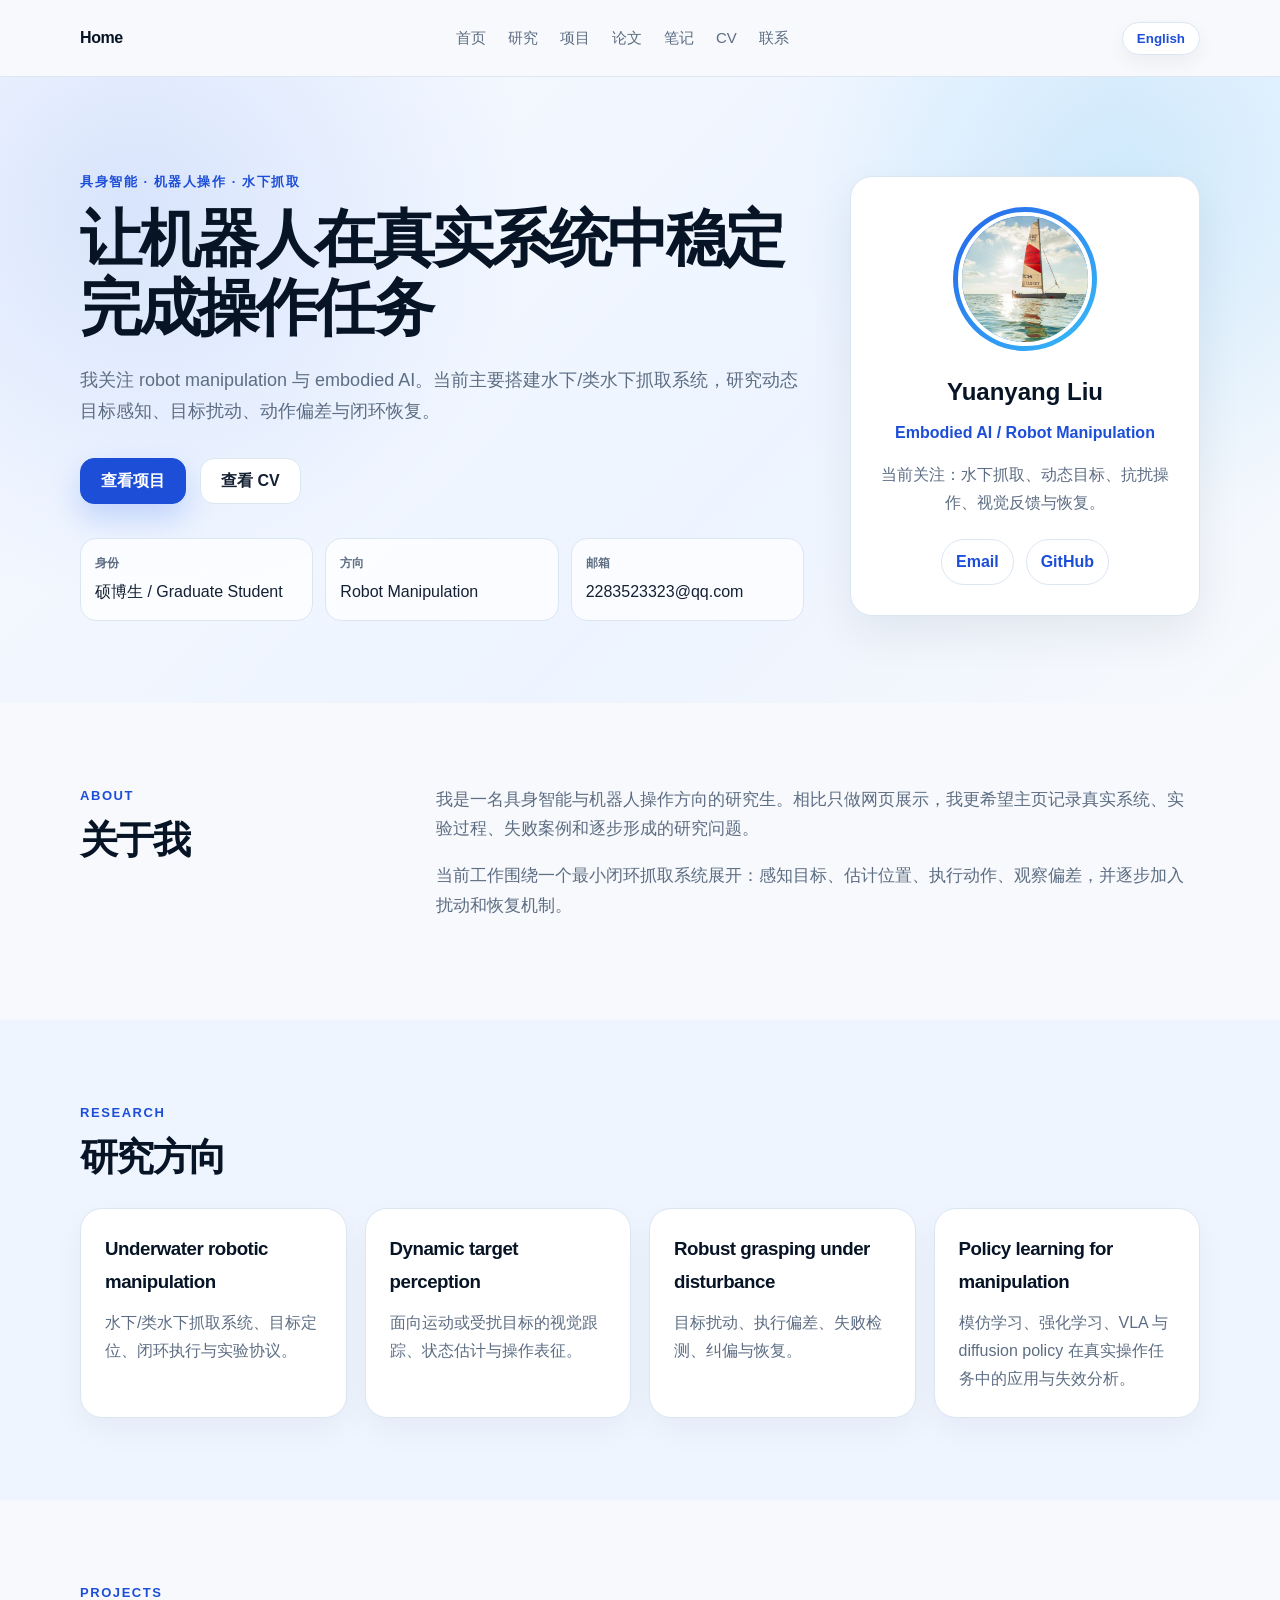
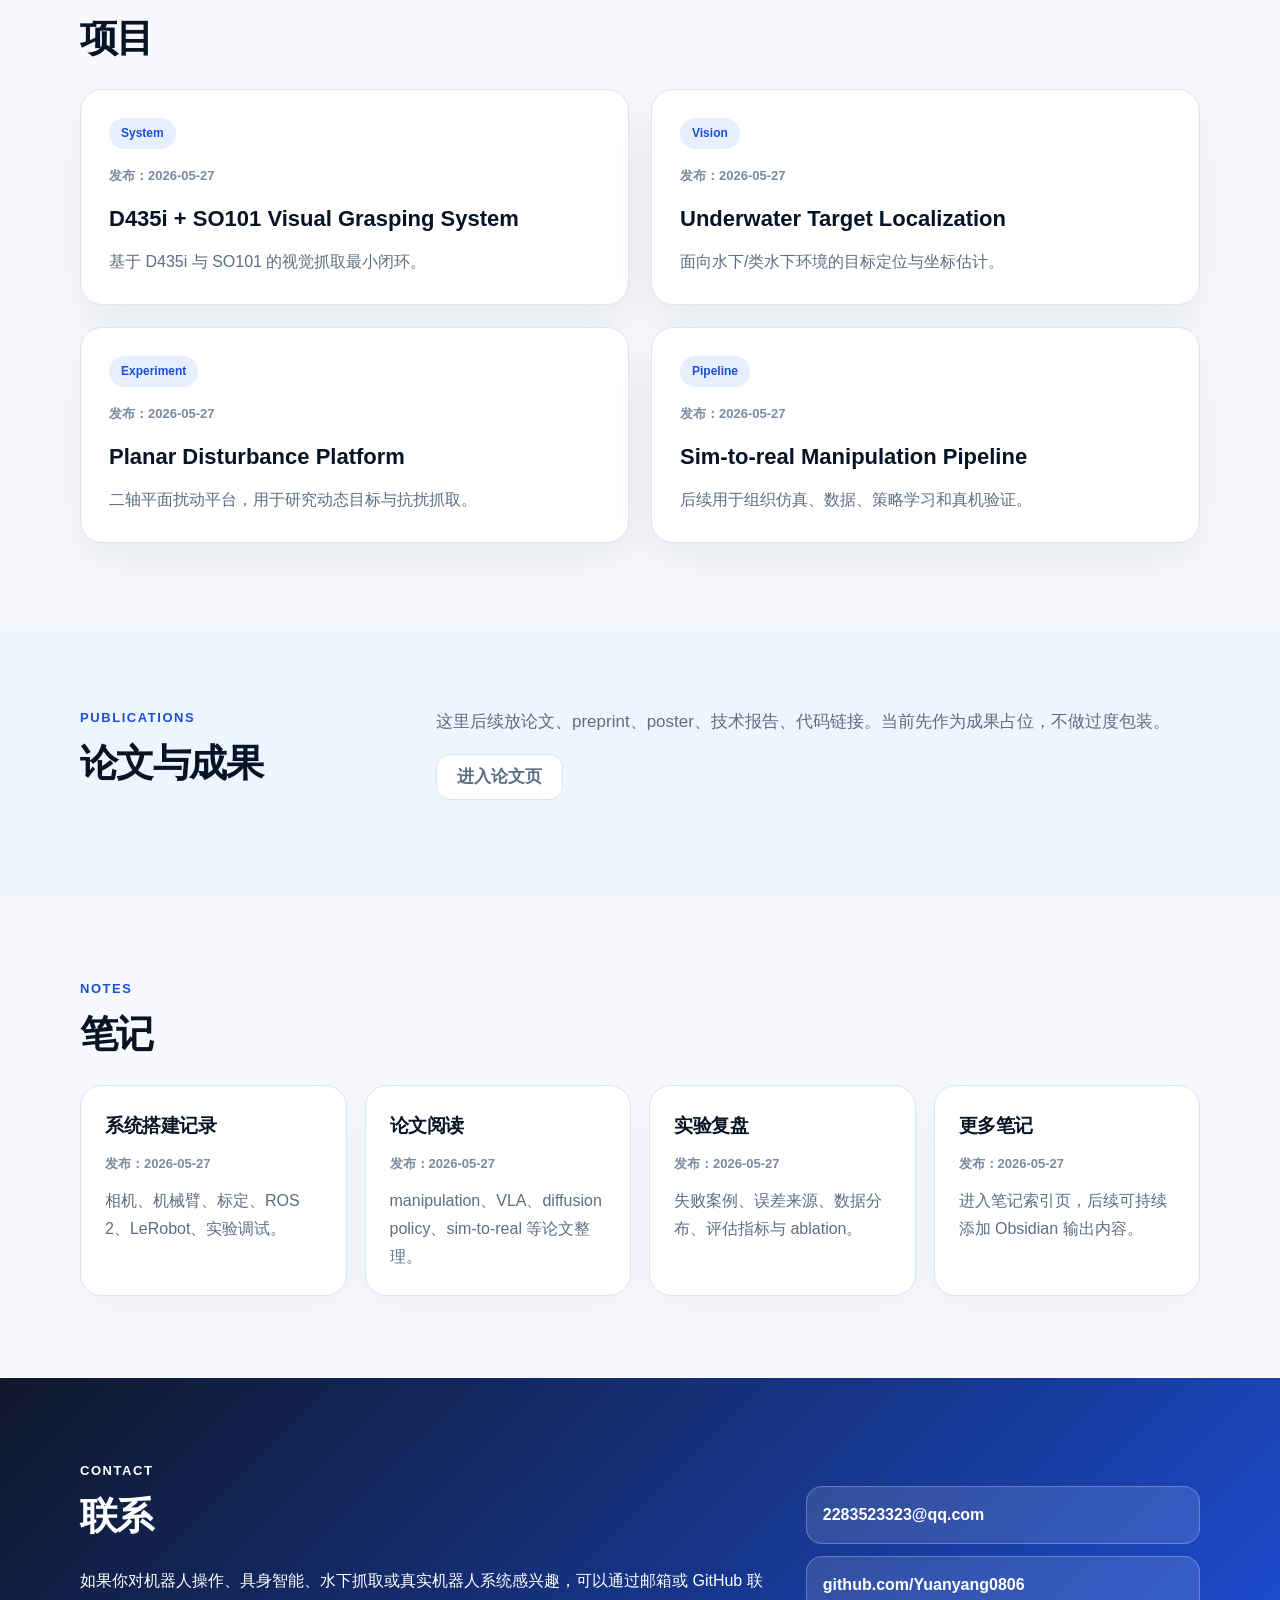
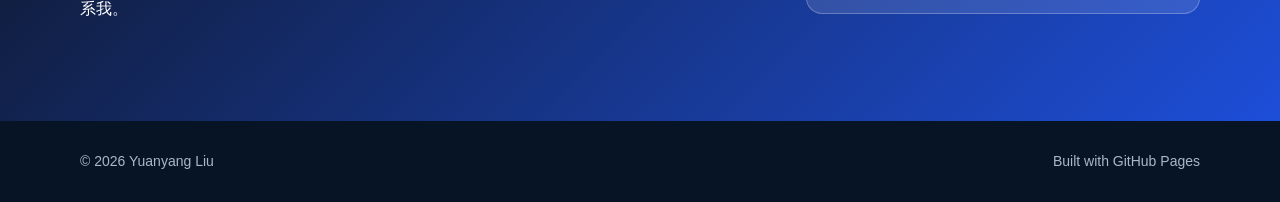
<file: index.html>
<!DOCTYPE html>

<html lang="zh-CN">
<head>
<meta charset="utf-8"/>
<meta content="width=device-width, initial-scale=1.0" name="viewport"/>
<title>Yuanyang Liu | Home</title>
<meta content="Yuanyang Liu personal homepage: embodied AI, robot manipulation, underwater grasping, projects, notes, publications, and CV." name="description"/>
<link href="/style.css" rel="stylesheet"/>
</head>
<body>
<header class="site-header">
<div class="container nav-container">
<a class="logo" data-en="Home" data-zh="Home" href="/">Home</a>
<nav class="nav-links" id="navLinks">
<a data-en="Home" data-zh="首页" href="/">首页</a>
<a data-en="Research" data-zh="研究" href="/index.html#research">研究</a>
<a data-en="Projects" data-zh="项目" href="/index.html#projects">项目</a>
<a data-en="Publications" data-zh="论文" href="/publications.html">论文</a>
<a data-en="Notes" data-zh="笔记" href="/notes.html">笔记</a>
<a data-en="CV" data-zh="CV" href="/cv.html">CV</a>
<a data-en="Contact" data-zh="联系" href="/index.html#contact">联系</a>
</nav>
<div class="nav-actions">
<button class="lang-toggle" id="langToggle">English</button>
<button class="menu-toggle" id="menuToggle">☰</button>
</div>
</div>
</header>
<main>
<section class="hero">
<div class="container hero-grid">
<div class="hero-text">
<p class="eyebrow" data-en="Embodied AI · Robot Manipulation · Underwater Grasping" data-zh="具身智能 · 机器人操作 · 水下抓取">具身智能 · 机器人操作 · 水下抓取</p>
<h1 data-en="Building reliable robot manipulation systems in the real world" data-zh="让机器人在真实系统中稳定完成操作任务">让机器人在真实系统中稳定完成操作任务</h1>
<p class="hero-description" data-en="I work on robot manipulation and embodied AI. My current focus is building underwater-inspired grasping systems and studying dynamic perception, target disturbance, action deviation, and closed-loop recovery." data-zh="我关注 robot manipulation 与 embodied AI。当前主要搭建水下/类水下抓取系统，研究动态目标感知、目标扰动、动作偏差与闭环恢复。">我关注 robot manipulation 与 embodied AI。当前主要搭建水下/类水下抓取系统，研究动态目标感知、目标扰动、动作偏差与闭环恢复。</p>
<div class="hero-actions">
<a class="button primary" data-en="View Projects" data-zh="查看项目" href="#projects">查看项目</a>
<a class="button" data-en="View CV" data-zh="查看 CV" href="/cv.html">查看 CV</a>
</div>
<div class="quick-info">
<div>
<span class="quick-label" data-en="Role" data-zh="身份">身份</span>
<span data-en="Graduate Student" data-zh="硕博生 / Graduate Student">硕博生 / Graduate Student</span>
</div>
<div>
<span class="quick-label" data-en="Focus" data-zh="方向">方向</span>
<span>Robot Manipulation</span>
</div>
<div>
<span class="quick-label" data-en="Email" data-zh="邮箱">邮箱</span>
<span>2283523323@qq.com</span>
</div>
</div>
</div>
<aside class="profile-card">
<div class="avatar-wrap">
<img alt="Yuanyang Liu" class="avatar" onerror="this.style.display='none'; this.parentElement.style.background='#e7efff';" src="/avatar.jpg"/>
</div>
<h2>Yuanyang Liu</h2>
<p class="profile-subtitle">Embodied AI / Robot Manipulation</p>
<p class="profile-text" data-en="Current focus: underwater grasping, dynamic targets, robust manipulation, visual feedback, and recovery." data-zh="当前关注：水下抓取、动态目标、抗扰操作、视觉反馈与恢复。">当前关注：水下抓取、动态目标、抗扰操作、视觉反馈与恢复。</p>
<div class="profile-links">
<a href="mailto:2283523323@qq.com">Email</a>
<a href="https://github.com/Yuanyang0806" rel="noopener" target="_blank">GitHub</a>
</div>
</aside>
</div>
</section>
<section class="section" id="about">
<div class="container two-column">
<div>
<p class="section-kicker">About</p>
<h2 data-en="About Me" data-zh="关于我">关于我</h2>
</div>
<div class="content-block">
<p data-en="I am a graduate student working on embodied AI and robot manipulation. I use this homepage to record systems, experiments, failure cases, and research questions emerging from real robotic work." data-zh="我是一名具身智能与机器人操作方向的研究生。相比只做网页展示，我更希望主页记录真实系统、实验过程、失败案例和逐步形成的研究问题。">我是一名具身智能与机器人操作方向的研究生。希望记录真实系统、实验过程、失败案例和逐步形成的研究问题。</p>
<p data-en="My current work starts from a minimal closed-loop grasping system: perceive the target, estimate its position, execute actions, observe deviations, and gradually add disturbance and recovery mechanisms." data-zh="当前工作围绕一个最小闭环抓取系统展开：感知目标、估计位置、执行动作、观察偏差，并逐步加入扰动和恢复机制。">当前工作围绕一个最小闭环抓取系统展开：感知目标、估计位置、执行动作、观察偏差，并逐步加入扰动和恢复机制。</p>
</div>
</div>
</section>
<section class="section muted" id="research">
<div class="container">
<p class="section-kicker">Research</p>
<h2 data-en="Research Interests" data-zh="研究方向">研究方向</h2>
<div class="card-grid">
<article class="card">
<h3 data-en="Underwater robotic manipulation" data-zh="Underwater robotic manipulation">Underwater robotic manipulation</h3>
<p data-en="Underwater-inspired grasping systems, target localization, closed-loop execution, and experimental protocols." data-zh="水下/类水下抓取系统、目标定位、闭环执行与实验协议。">水下/类水下抓取系统、目标定位、闭环执行与实验协议。</p>
</article>
<article class="card">
<h3 data-en="Dynamic target perception" data-zh="Dynamic target perception">Dynamic target perception</h3>
<p data-en="Visual tracking, state estimation, and manipulation-oriented representations for moving or disturbed objects." data-zh="面向运动或受扰目标的视觉跟踪、状态估计与操作表征。">面向运动或受扰目标的视觉跟踪、状态估计与操作表征。</p>
</article>
<article class="card">
<h3 data-en="Robust grasping under disturbance" data-zh="Robust grasping under disturbance">Robust grasping under disturbance</h3>
<p data-en="Target disturbance, execution deviation, failure detection, correction, and recovery." data-zh="目标扰动、执行偏差、失败检测、纠偏与恢复。">目标扰动、执行偏差、失败检测、纠偏与恢复。</p>
</article>
<article class="card">
<h3 data-en="Policy learning for manipulation" data-zh="Policy learning for manipulation">Policy learning for manipulation</h3>
<p data-en="Imitation learning, reinforcement learning, VLA models, and diffusion policies for real manipulation tasks." data-zh="模仿学习、强化学习、VLA 与 diffusion policy 在真实操作任务中的应用与失效分析。">模仿学习、强化学习、VLA 与 diffusion policy 在真实操作任务中的应用与失效分析。</p>
</article>
</div>
</div>
</section>
<section class="section" id="projects">
<div class="container">
<p class="section-kicker">Projects</p>
<h2 data-en="Projects" data-zh="项目">项目</h2>
<div class="project-grid">
<a class="project-card" href="/projects/d435i-so101.html">
<span class="project-meta">System</span><span class="card-date" data-en="Published: 2026-05-27" data-zh="发布：2026-05-27">发布：2026-05-27</span>
<h3>D435i + SO101 Visual Grasping System</h3>
<p data-en="A minimal visual grasping loop based on D435i and SO101." data-zh="基于 D435i 与 SO101 的视觉抓取最小闭环。">基于 D435i 与 SO101 的视觉抓取最小闭环。</p>
</a>
<a class="project-card" href="/projects/underwater-localization.html">
<span class="project-meta">Vision</span><span class="card-date" data-en="Published: 2026-05-27" data-zh="发布：2026-05-27">发布：2026-05-27</span>
<h3>Underwater Target Localization</h3>
<p data-en="Target localization and coordinate estimation in underwater-inspired environments." data-zh="面向水下/类水下环境的目标定位与坐标估计。">面向水下/类水下环境的目标定位与坐标估计。</p>
</a>
<a class="project-card" href="/projects/planar-disturbance.html">
<span class="project-meta">Experiment</span><span class="card-date" data-en="Published: 2026-05-27" data-zh="发布：2026-05-27">发布：2026-05-27</span>
<h3>Planar Disturbance Platform</h3>
<p data-en="A two-axis planar disturbance platform for dynamic targets and robust grasping." data-zh="二轴平面扰动平台，用于研究动态目标与抗扰抓取。">二轴平面扰动平台，用于研究动态目标与抗扰抓取。</p>
</a>
<a class="project-card" href="/projects/sim-to-real.html">
<span class="project-meta">Pipeline</span><span class="card-date" data-en="Published: 2026-05-27" data-zh="发布：2026-05-27">发布：2026-05-27</span>
<h3>Sim-to-real Manipulation Pipeline</h3>
<p data-en="A future pipeline for simulation, data, policy learning, and real-robot validation." data-zh="后续用于组织仿真、数据、策略学习和真机验证。">后续用于组织仿真、数据、策略学习和真机验证。</p>
</a>
</div>
</div>
</section>
<section class="section muted" id="publications">
<div class="container two-column">
<div>
<p class="section-kicker">Publications</p>
<h2 data-en="Publications" data-zh="论文与成果">论文与成果</h2>
</div>
<div class="content-block">
<p data-en="This section will list papers, preprints, posters, technical reports, and code links. For now, it remains a clean placeholder." data-zh="这里后续放论文、preprint、poster、技术报告、代码链接。当前先作为成果占位，不做过度包装。">这里后续放论文、preprint、poster、技术报告、代码链接。当前先作为成果占位，不做过度包装。</p>
<a class="button" data-en="Open Publications" data-zh="进入论文页" href="/publications.html">进入论文页</a>
</div>
</div>
</section>
<section class="section" id="notes">
<div class="container">
<p class="section-kicker">Notes</p>
<h2 data-en="Notes" data-zh="笔记">笔记</h2>
<div class="card-grid">
<a class="card" href="/notes/system-setup.html">
<h3 data-en="System Setup" data-zh="系统搭建记录">系统搭建记录</h3><span class="card-date" data-en="Published: 2026-05-27" data-zh="发布：2026-05-27">发布：2026-05-27</span>
<p data-en="Camera, manipulator, calibration, ROS 2, LeRobot, and debugging notes." data-zh="相机、机械臂、标定、ROS 2、LeRobot、实验调试。">相机、机械臂、标定、ROS 2、LeRobot、实验调试。</p>
</a>
<a class="card" href="/notes/paper-reading.html">
<h3 data-en="Paper Reading" data-zh="论文阅读">论文阅读</h3><span class="card-date" data-en="Published: 2026-05-27" data-zh="发布：2026-05-27">发布：2026-05-27</span>
<p data-en="Notes on manipulation, VLA, diffusion policy, sim-to-real, and related topics." data-zh="manipulation、VLA、diffusion policy、sim-to-real 等论文整理。">manipulation、VLA、diffusion policy、sim-to-real 等论文整理。</p>
</a>
<a class="card" href="/notes/experiment-review.html">
<h3 data-en="Experiment Review" data-zh="实验复盘">实验复盘</h3><span class="card-date" data-en="Published: 2026-05-27" data-zh="发布：2026-05-27">发布：2026-05-27</span>
<p data-en="Failure cases, error sources, data distribution, metrics, and ablations." data-zh="失败案例、误差来源、数据分布、评估指标与 ablation。">失败案例、误差来源、数据分布、评估指标与 ablation。</p>
</a>
<a class="card" href="/notes.html">
<h3 data-en="More Notes" data-zh="更多笔记">更多笔记</h3><span class="card-date" data-en="Published: 2026-05-27" data-zh="发布：2026-05-27">发布：2026-05-27</span>
<p data-en="Open the notes index. More Obsidian-exported notes can be added later." data-zh="进入笔记索引页，后续可持续添加 Obsidian 输出内容。">进入笔记索引页，后续可持续添加 Obsidian 输出内容。</p>
</a>
</div>
</div>
</section>
<section class="section contact-section" id="contact">
<div class="container contact-card">
<div>
<p class="section-kicker">Contact</p>
<h2 data-en="Contact" data-zh="联系">联系</h2>
<p data-en="If you are interested in robot manipulation, embodied AI, underwater grasping, or real robotic systems, feel free to contact me by email or GitHub." data-zh="如果你对机器人操作、具身智能、水下抓取或真实机器人系统感兴趣，可以通过邮箱或 GitHub 联系我。">如果你对机器人操作、具身智能、水下抓取或真实机器人系统感兴趣，可以通过邮箱或 GitHub 联系我。</p>
</div>
<div class="contact-links">
<a href="mailto:2283523323@qq.com">2283523323@qq.com</a>
<a href="https://github.com/Yuanyang0806" rel="noopener" target="_blank">github.com/Yuanyang0806</a>
</div>
</div>
</section>
</main>
<footer class="footer">
<div class="container footer-content">
<span>© 2026 Yuanyang Liu</span>
<span data-en="Built with GitHub Pages" data-zh="Built with GitHub Pages">Built with GitHub Pages</span>
</div>
</footer>
<script src="/script.js"></script>
</body>
</html>
</file>
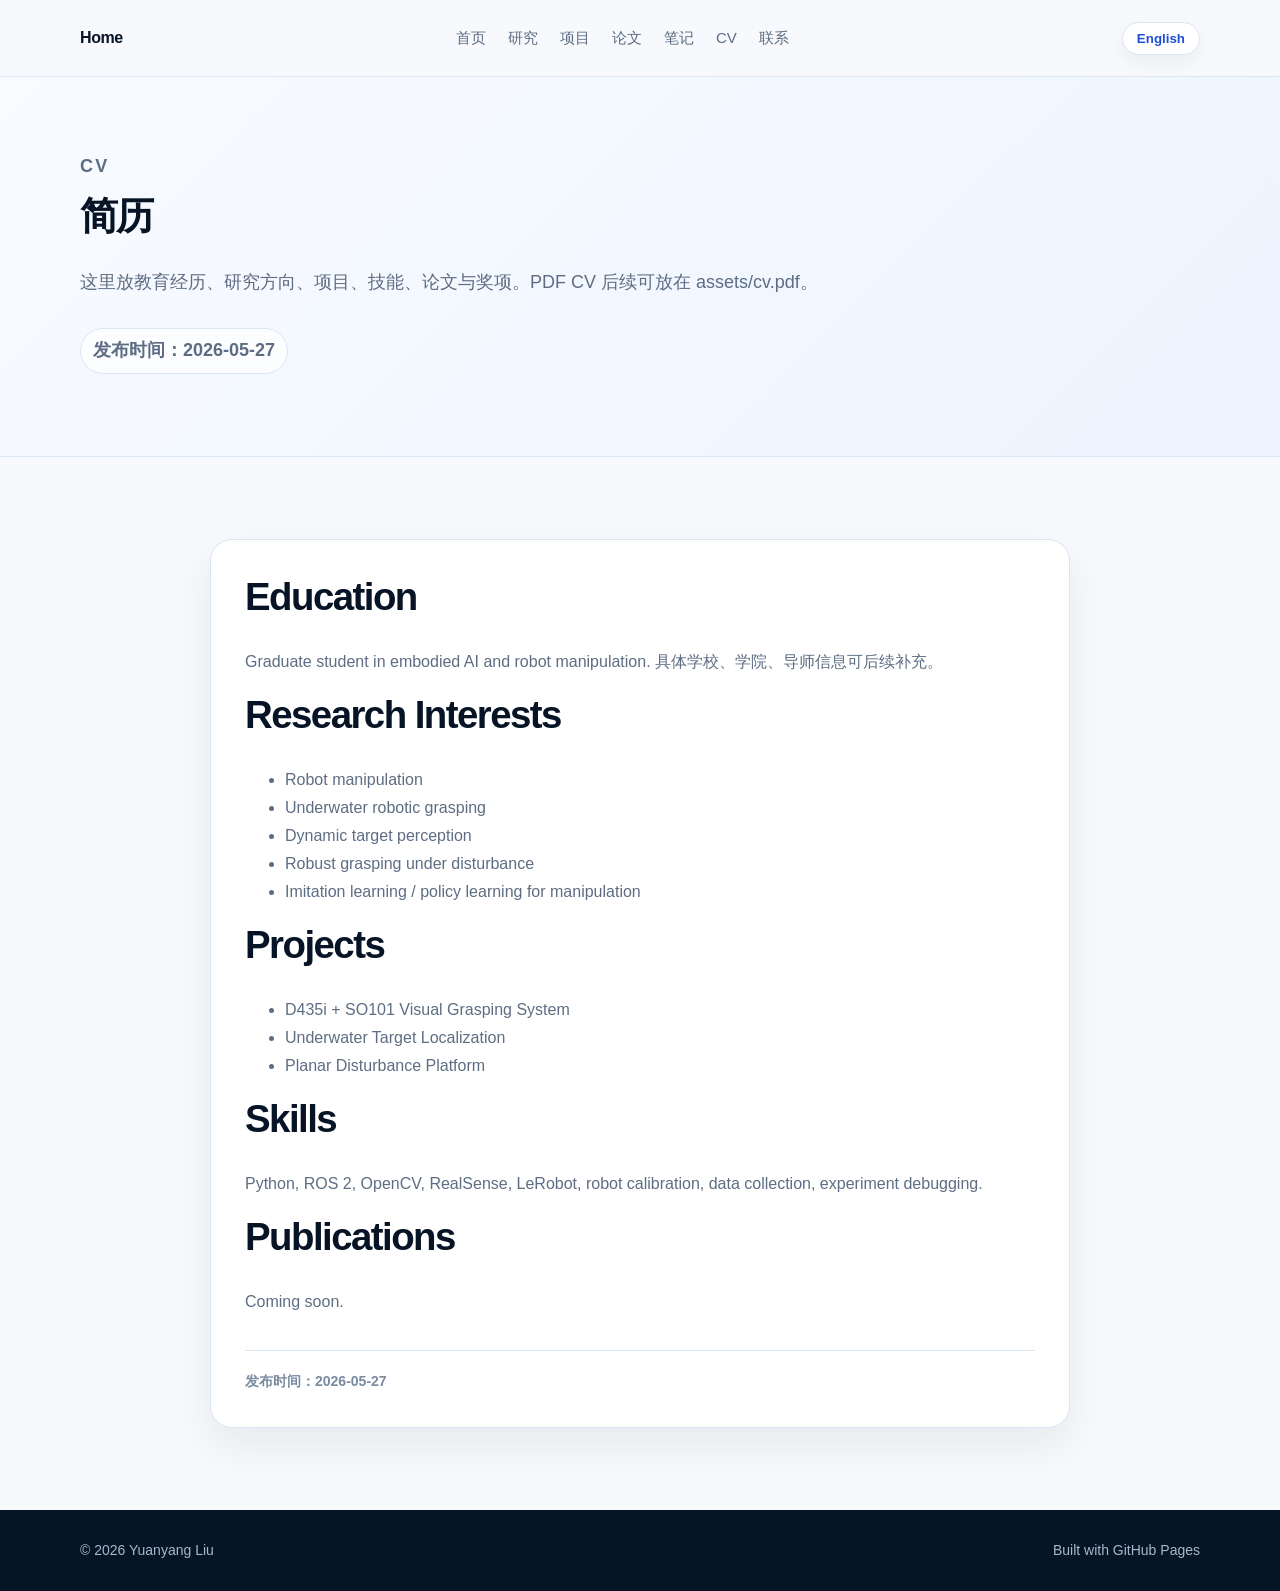
<file: cv.html>
<!DOCTYPE html>

<html lang="zh-CN">
<head>
<meta charset="utf-8"/>
<meta content="width=device-width, initial-scale=1.0" name="viewport"/>
<title>Yuanyang Liu | CV</title>
<meta content="Yuanyang Liu personal homepage: embodied AI, robot manipulation, underwater grasping, projects, notes, publications, and CV." name="description"/>
<link href="/style.css" rel="stylesheet"/>
</head>
<body>
<header class="site-header">
<div class="container nav-container">
<a class="logo" data-en="Home" data-zh="Home" href="/">Home</a>
<nav class="nav-links" id="navLinks">
<a data-en="Home" data-zh="首页" href="/">首页</a>
<a data-en="Research" data-zh="研究" href="/index.html#research">研究</a>
<a data-en="Projects" data-zh="项目" href="/index.html#projects">项目</a>
<a data-en="Publications" data-zh="论文" href="/publications.html">论文</a>
<a data-en="Notes" data-zh="笔记" href="/notes.html">笔记</a>
<a data-en="CV" data-zh="CV" href="/cv.html">CV</a>
<a data-en="Contact" data-zh="联系" href="/index.html#contact">联系</a>
</nav>
<div class="nav-actions">
<button class="lang-toggle" id="langToggle">English</button>
<button class="menu-toggle" id="menuToggle">☰</button>
</div>
</div>
</header>
<main>
<section class="page-hero">
<div class="container">
<p class="section-kicker">CV</p>
<h1 data-en="Curriculum Vitae" data-zh="简历">简历</h1>
<p data-en="This page lists education, research interests, projects, skills, publications, and awards. A PDF CV can later be added as assets/cv.pdf." data-zh="这里放教育经历、研究方向、项目、技能、论文与奖项。PDF CV 后续可放在 assets/cv.pdf。">这里放教育经历、研究方向、项目、技能、论文与奖项。PDF CV 后续可放在 assets/cv.pdf。</p>
<p class="page-timestamp" data-en="Published: 2026-05-27" data-zh="发布时间：2026-05-27">发布时间：2026-05-27</p></div>
</section>
<section class="section">
<div class="container detail-layout single-column">
<article class="panel">
<h2 data-en="Education" data-zh="Education">Education</h2>
<p data-en="Graduate student in embodied AI and robot manipulation. University, department, and advisor information can be added later." data-zh="Graduate student in embodied AI and robot manipulation. 具体学校、学院、导师信息可后续补充。">Graduate student in embodied AI and robot manipulation. 具体学校、学院、导师信息可后续补充。</p>
<h2 data-en="Research Interests" data-zh="Research Interests">Research Interests</h2>
<ul>
<li>Robot manipulation</li>
<li>Underwater robotic grasping</li>
<li>Dynamic target perception</li>
<li>Robust grasping under disturbance</li>
<li>Imitation learning / policy learning for manipulation</li>
</ul>
<h2 data-en="Projects" data-zh="Projects">Projects</h2>
<ul>
<li><a href="/projects/d435i-so101.html">D435i + SO101 Visual Grasping System</a></li>
<li><a href="/projects/underwater-localization.html">Underwater Target Localization</a></li>
<li><a href="/projects/planar-disturbance.html">Planar Disturbance Platform</a></li>
</ul>
<h2 data-en="Skills" data-zh="Skills">Skills</h2>
<p>Python, ROS 2, OpenCV, RealSense, LeRobot, robot calibration, data collection, experiment debugging.</p>
<h2 data-en="Publications" data-zh="Publications">Publications</h2>
<p data-en="Coming soon." data-zh="Coming soon.">Coming soon.</p>
<div class="content-timestamp"><span data-en="Published: 2026-05-27" data-zh="发布时间：2026-05-27">发布时间：2026-05-27</span></div></article>

</div>
</section>
</main>
<footer class="footer">
<div class="container footer-content">
<span>© 2026 Yuanyang Liu</span>
<span data-en="Built with GitHub Pages" data-zh="Built with GitHub Pages">Built with GitHub Pages</span>
</div>
</footer>
<script src="/script.js"></script>
</body>
</html>
</file>
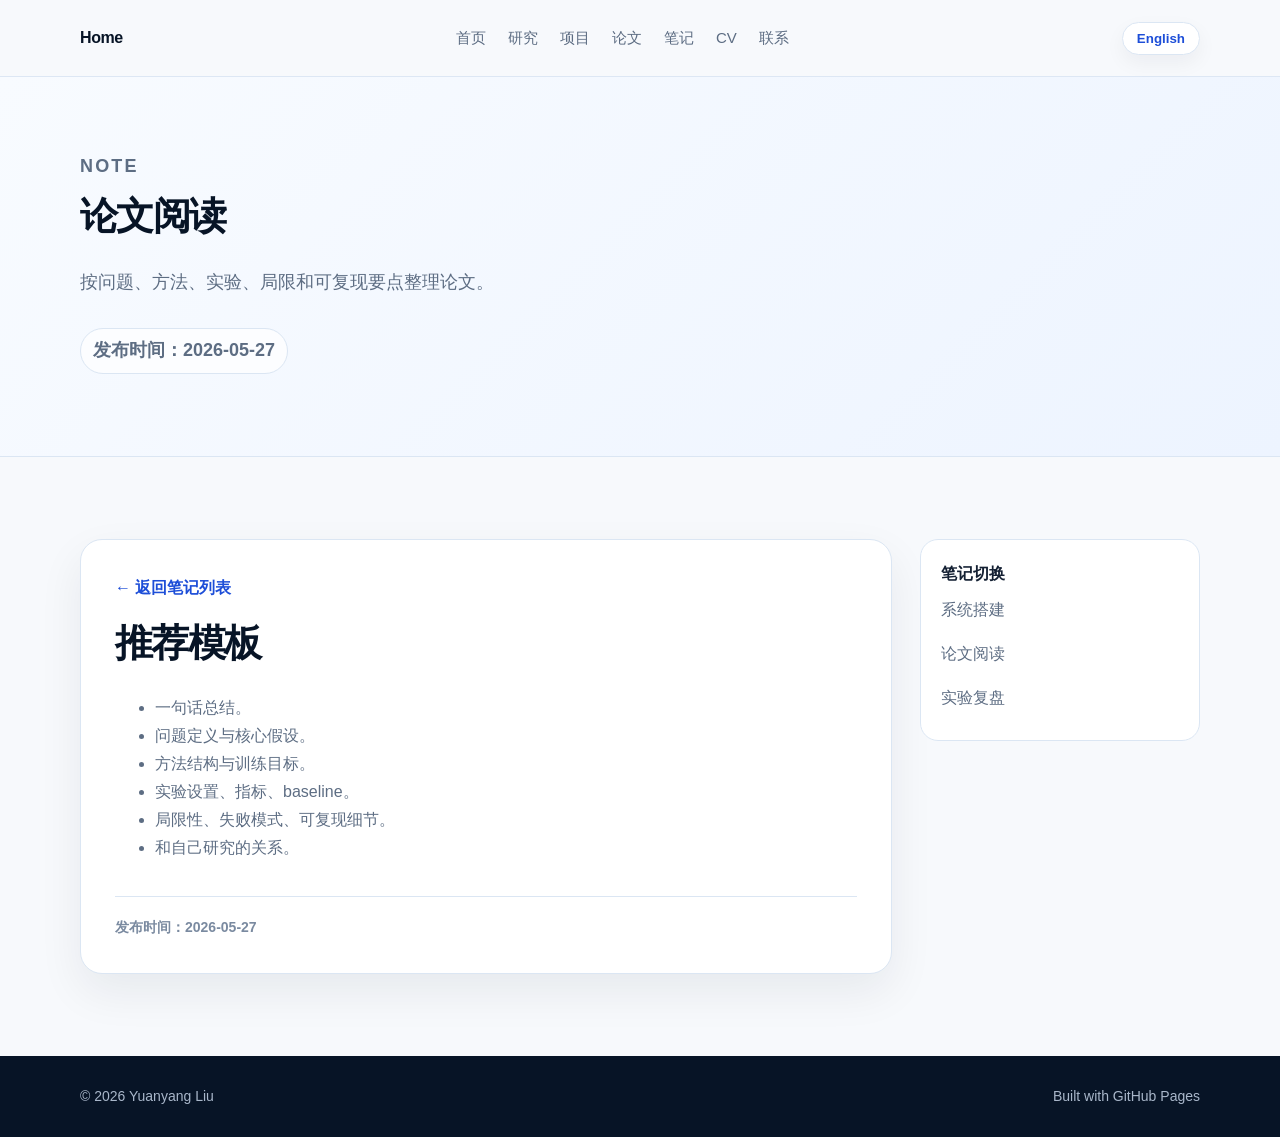
<file: d435i-so101.html>
<!DOCTYPE html>

<html lang="zh-CN">
<head>
<meta charset="utf-8"/>
<meta content="width=device-width, initial-scale=1.0" name="viewport"/>
<title>Yuanyang Liu | Paper Reading</title>
<meta content="Yuanyang Liu personal homepage: embodied AI, robot manipulation, underwater grasping, projects, notes, publications, and CV." name="description"/>
<link href="/style.css" rel="stylesheet"/>
</head>
<body>
<header class="site-header">
<div class="container nav-container">
<a class="logo" data-en="Home" data-zh="Home" href="/">Home</a>
<nav class="nav-links" id="navLinks">
<a data-en="Home" data-zh="首页" href="/">首页</a>
<a data-en="Research" data-zh="研究" href="/index.html#research">研究</a>
<a data-en="Projects" data-zh="项目" href="/index.html#projects">项目</a>
<a data-en="Publications" data-zh="论文" href="/publications.html">论文</a>
<a data-en="Notes" data-zh="笔记" href="/notes.html">笔记</a>
<a data-en="CV" data-zh="CV" href="/cv.html">CV</a>
<a data-en="Contact" data-zh="联系" href="/index.html#contact">联系</a>
</nav>
<div class="nav-actions">
<button class="lang-toggle" id="langToggle">English</button>
<button class="menu-toggle" id="menuToggle">☰</button>
</div>
</div>
</header>
<main>
<section class="page-hero">
<div class="container">
<p class="section-kicker">Note</p>
<h1 data-en="Paper Reading" data-zh="论文阅读">论文阅读</h1>
<p data-en="Paper notes organized by problem, method, experiments, limitations, and reproducibility." data-zh="按问题、方法、实验、局限和可复现要点整理论文。">按问题、方法、实验、局限和可复现要点整理论文。</p>
<p class="page-timestamp" data-en="Published: 2026-05-27" data-zh="发布时间：2026-05-27">发布时间：2026-05-27</p></div>
</section>
<section class="section">
<div class="container detail-layout">
<article class="panel">
<a class="back-link" data-en="← Back to Notes" data-zh="← 返回笔记列表" href="/notes.html">← 返回笔记列表</a>
<h2 data-en="Suggested Template" data-zh="推荐模板">推荐模板</h2><ul><li data-en="One-sentence summary." data-zh="一句话总结。">一句话总结。</li>
<li data-en="Problem definition and core assumptions." data-zh="问题定义与核心假设。">问题定义与核心假设。</li>
<li data-en="Method structure and training objective." data-zh="方法结构与训练目标。">方法结构与训练目标。</li>
<li data-en="Experiments, metrics, and baselines." data-zh="实验设置、指标、baseline。">实验设置、指标、baseline。</li>
<li data-en="Limitations, failure modes, and reproducibility details." data-zh="局限性、失败模式、可复现细节。">局限性、失败模式、可复现细节。</li>
<li data-en="Relation to my own research." data-zh="和自己研究的关系。">和自己研究的关系。</li></ul>
<div class="content-timestamp"><span data-en="Published: 2026-05-27" data-zh="发布时间：2026-05-27">发布时间：2026-05-27</span></div></article>
<aside class="side-nav">
<strong data-en="Notes" data-zh="笔记切换">笔记切换</strong>
<a data-en="System Setup" data-zh="系统搭建" href="/notes/system-setup.html">系统搭建</a>
<a data-en="Paper Reading" data-zh="论文阅读" href="/notes/paper-reading.html">论文阅读</a>
<a data-en="Experiment Review" data-zh="实验复盘" href="/notes/experiment-review.html">实验复盘</a>





</aside>
</div>
</section>
</main>
<footer class="footer">
<div class="container footer-content">
<span>© 2026 Yuanyang Liu</span>
<span data-en="Built with GitHub Pages" data-zh="Built with GitHub Pages">Built with GitHub Pages</span>
</div>
</footer>
<script src="/script.js"></script>
</body>
</html>
</file>
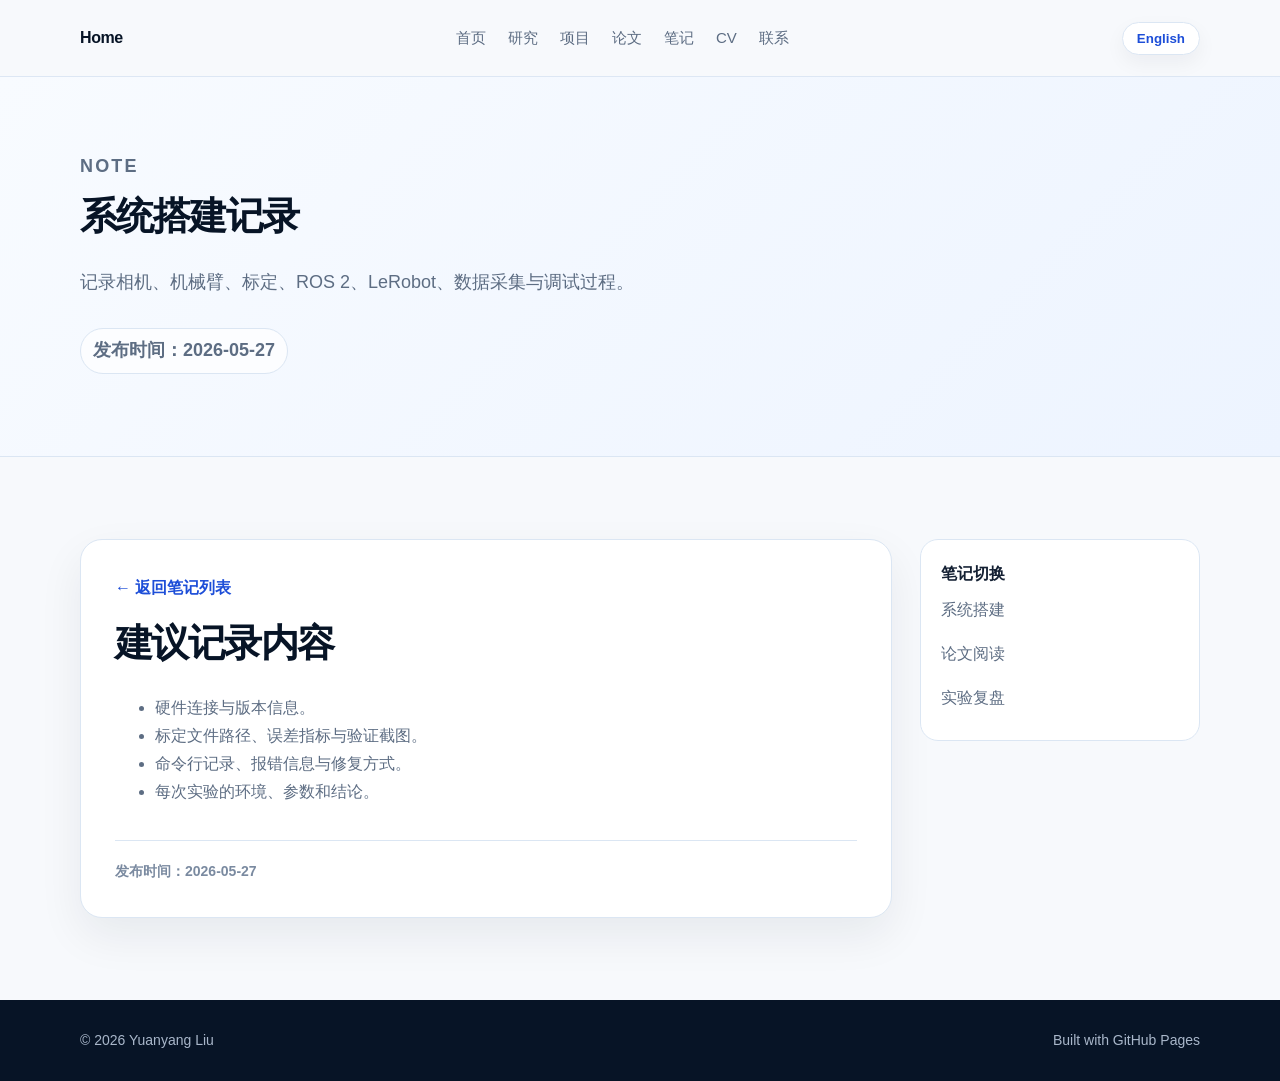
<file: experiment-review.html>
<!DOCTYPE html>

<html lang="zh-CN">
<head>
<meta charset="utf-8"/>
<meta content="width=device-width, initial-scale=1.0" name="viewport"/>
<title>Yuanyang Liu | System Setup Notes</title>
<meta content="Yuanyang Liu personal homepage: embodied AI, robot manipulation, underwater grasping, projects, notes, publications, and CV." name="description"/>
<link href="/style.css" rel="stylesheet"/>
</head>
<body>
<header class="site-header">
<div class="container nav-container">
<a class="logo" data-en="Home" data-zh="Home" href="/">Home</a>
<nav class="nav-links" id="navLinks">
<a data-en="Home" data-zh="首页" href="/">首页</a>
<a data-en="Research" data-zh="研究" href="/index.html#research">研究</a>
<a data-en="Projects" data-zh="项目" href="/index.html#projects">项目</a>
<a data-en="Publications" data-zh="论文" href="/publications.html">论文</a>
<a data-en="Notes" data-zh="笔记" href="/notes.html">笔记</a>
<a data-en="CV" data-zh="CV" href="/cv.html">CV</a>
<a data-en="Contact" data-zh="联系" href="/index.html#contact">联系</a>
</nav>
<div class="nav-actions">
<button class="lang-toggle" id="langToggle">English</button>
<button class="menu-toggle" id="menuToggle">☰</button>
</div>
</div>
</header>
<main>
<section class="page-hero">
<div class="container">
<p class="section-kicker">Note</p>
<h1 data-en="System Setup Notes" data-zh="系统搭建记录">系统搭建记录</h1>
<p data-en="Notes on cameras, manipulators, calibration, ROS 2, LeRobot, data collection, and debugging." data-zh="记录相机、机械臂、标定、ROS 2、LeRobot、数据采集与调试过程。">记录相机、机械臂、标定、ROS 2、LeRobot、数据采集与调试过程。</p>
<p class="page-timestamp" data-en="Published: 2026-05-27" data-zh="发布时间：2026-05-27">发布时间：2026-05-27</p></div>
</section>
<section class="section">
<div class="container detail-layout">
<article class="panel">
<a class="back-link" data-en="← Back to Notes" data-zh="← 返回笔记列表" href="/notes.html">← 返回笔记列表</a>
<h2 data-en="Suggested Content" data-zh="建议记录内容">建议记录内容</h2><ul><li data-en="Hardware connection and version information." data-zh="硬件连接与版本信息。">硬件连接与版本信息。</li>
<li data-en="Calibration paths, error metrics, and validation screenshots." data-zh="标定文件路径、误差指标与验证截图。">标定文件路径、误差指标与验证截图。</li>
<li data-en="Commands, error messages, and fixes." data-zh="命令行记录、报错信息与修复方式。">命令行记录、报错信息与修复方式。</li>
<li data-en="Environment, parameters, and conclusions for each experiment." data-zh="每次实验的环境、参数和结论。">每次实验的环境、参数和结论。</li></ul>
<div class="content-timestamp"><span data-en="Published: 2026-05-27" data-zh="发布时间：2026-05-27">发布时间：2026-05-27</span></div></article>
<aside class="side-nav">
<strong data-en="Notes" data-zh="笔记切换">笔记切换</strong>
<a data-en="System Setup" data-zh="系统搭建" href="/notes/system-setup.html">系统搭建</a>
<a data-en="Paper Reading" data-zh="论文阅读" href="/notes/paper-reading.html">论文阅读</a>
<a data-en="Experiment Review" data-zh="实验复盘" href="/notes/experiment-review.html">实验复盘</a>





</aside>
</div>
</section>
</main>
<footer class="footer">
<div class="container footer-content">
<span>© 2026 Yuanyang Liu</span>
<span data-en="Built with GitHub Pages" data-zh="Built with GitHub Pages">Built with GitHub Pages</span>
</div>
</footer>
<script src="/script.js"></script>
</body>
</html>
</file>
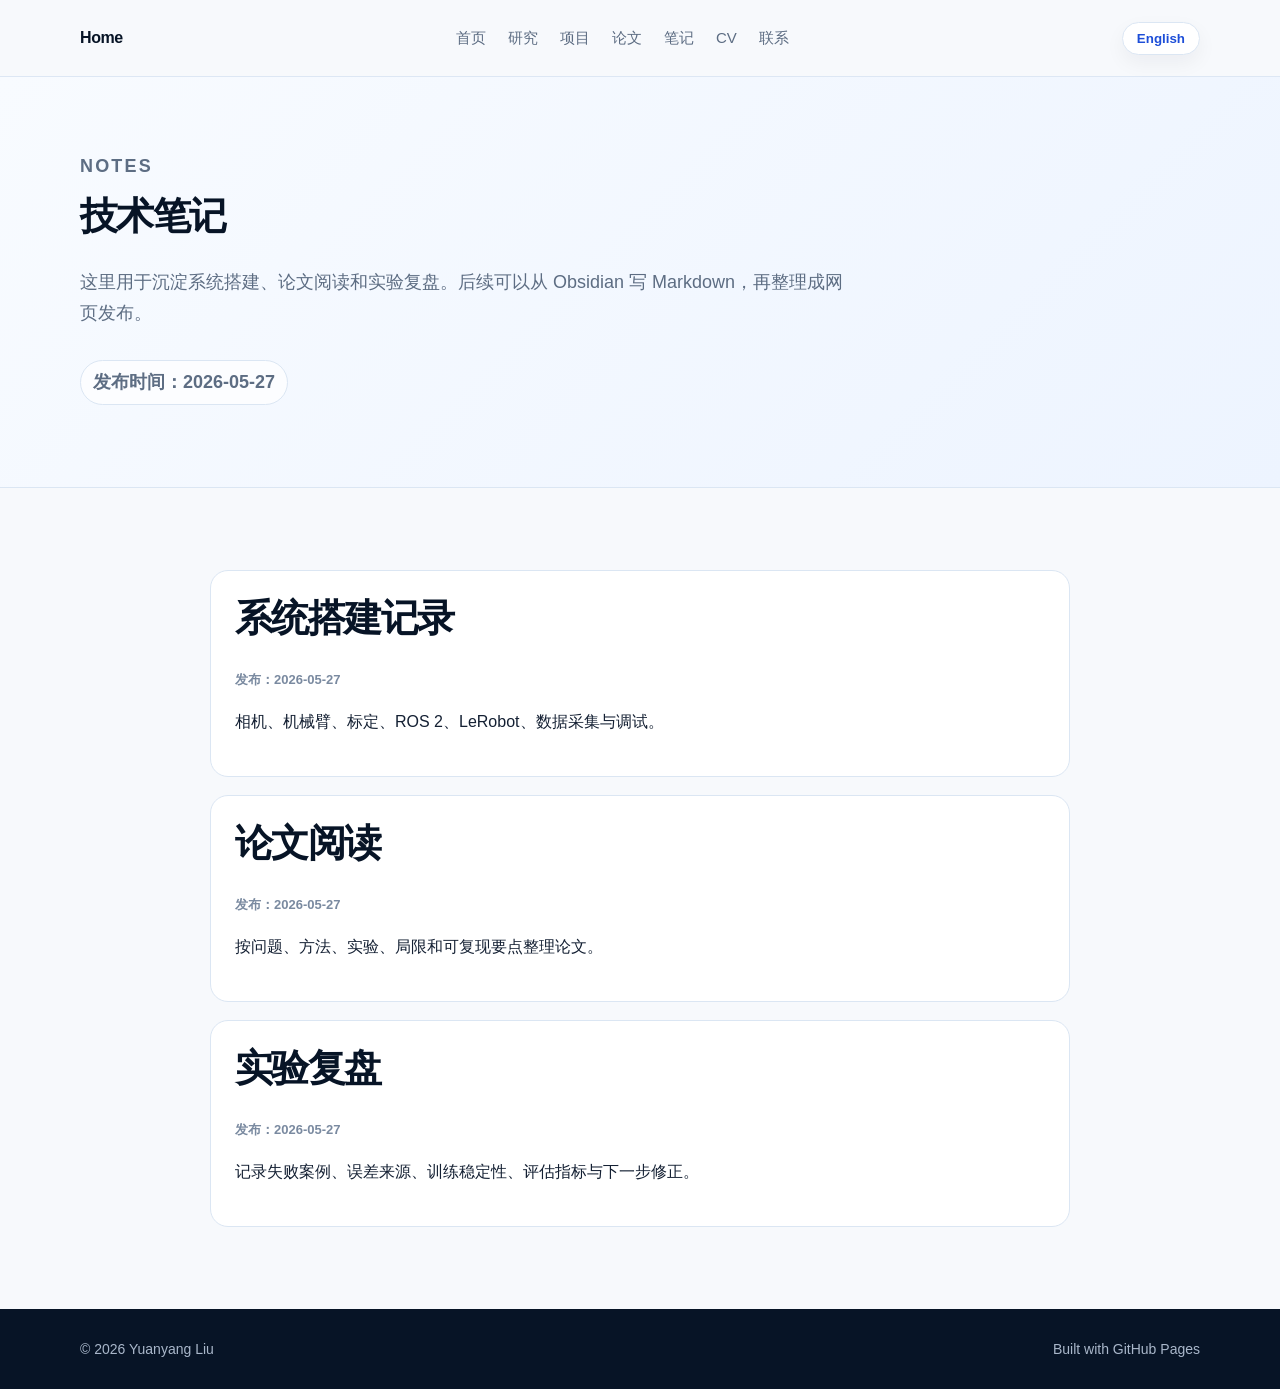
<file: notes.html>
<!DOCTYPE html>

<html lang="zh-CN">
<head>
<meta charset="utf-8"/>
<meta content="width=device-width, initial-scale=1.0" name="viewport"/>
<title>Yuanyang Liu | Notes</title>
<meta content="Yuanyang Liu personal homepage: embodied AI, robot manipulation, underwater grasping, projects, notes, publications, and CV." name="description"/>
<link href="/style.css" rel="stylesheet"/>
</head>
<body>
<header class="site-header">
<div class="container nav-container">
<a class="logo" data-en="Home" data-zh="Home" href="/">Home</a>
<nav class="nav-links" id="navLinks">
<a data-en="Home" data-zh="首页" href="/">首页</a>
<a data-en="Research" data-zh="研究" href="/index.html#research">研究</a>
<a data-en="Projects" data-zh="项目" href="/index.html#projects">项目</a>
<a data-en="Publications" data-zh="论文" href="/publications.html">论文</a>
<a data-en="Notes" data-zh="笔记" href="/notes.html">笔记</a>
<a data-en="CV" data-zh="CV" href="/cv.html">CV</a>
<a data-en="Contact" data-zh="联系" href="/index.html#contact">联系</a>
</nav>
<div class="nav-actions">
<button class="lang-toggle" id="langToggle">English</button>
<button class="menu-toggle" id="menuToggle">☰</button>
</div>
</div>
</header>
<main>
<section class="page-hero">
<div class="container">
<p class="section-kicker">Notes</p>
<h1 data-en="Technical Notes" data-zh="技术笔记">技术笔记</h1>
<p data-en="This page collects system-building notes, paper reading notes, and experiment reviews. You can write in Obsidian first and later publish selected notes here." data-zh="这里用于沉淀系统搭建、论文阅读和实验复盘。后续可以从 Obsidian 写 Markdown，再整理成网页发布。">这里用于沉淀系统搭建、论文阅读和实验复盘。后续可以从 Obsidian 写 Markdown，再整理成网页发布。</p>
<p class="page-timestamp" data-en="Published: 2026-05-27" data-zh="发布时间：2026-05-27">发布时间：2026-05-27</p></div>
</section>
<section class="section">
<div class="container detail-layout single-column">
<div class="item-list">
<a class="item-link" href="/notes/system-setup.html">
<h2 data-en="System Setup Notes" data-zh="系统搭建记录">系统搭建记录</h2><span class="card-date" data-en="Published: 2026-05-27" data-zh="发布：2026-05-27">发布：2026-05-27</span>
<p data-en="Camera, manipulator, calibration, ROS 2, LeRobot, data collection, and debugging." data-zh="相机、机械臂、标定、ROS 2、LeRobot、数据采集与调试。">相机、机械臂、标定、ROS 2、LeRobot、数据采集与调试。</p>
</a>
<a class="item-link" href="/notes/paper-reading.html">
<h2 data-en="Paper Reading" data-zh="论文阅读">论文阅读</h2><span class="card-date" data-en="Published: 2026-05-27" data-zh="发布：2026-05-27">发布：2026-05-27</span>
<p data-en="Paper notes organized by problem, method, experiments, limitations, and reproducibility." data-zh="按问题、方法、实验、局限和可复现要点整理论文。">按问题、方法、实验、局限和可复现要点整理论文。</p>
</a>
<a class="item-link" href="/notes/experiment-review.html">
<h2 data-en="Experiment Review" data-zh="实验复盘">实验复盘</h2><span class="card-date" data-en="Published: 2026-05-27" data-zh="发布：2026-05-27">发布：2026-05-27</span>
<p data-en="Failure cases, error sources, training stability, metrics, and next-step fixes." data-zh="记录失败案例、误差来源、训练稳定性、评估指标与下一步修正。">记录失败案例、误差来源、训练稳定性、评估指标与下一步修正。</p>
</a>
</div>

</div>
</section>
</main>
<footer class="footer">
<div class="container footer-content">
<span>© 2026 Yuanyang Liu</span>
<span data-en="Built with GitHub Pages" data-zh="Built with GitHub Pages">Built with GitHub Pages</span>
</div>
</footer>
<script src="/script.js"></script>
</body>
</html>
</file>
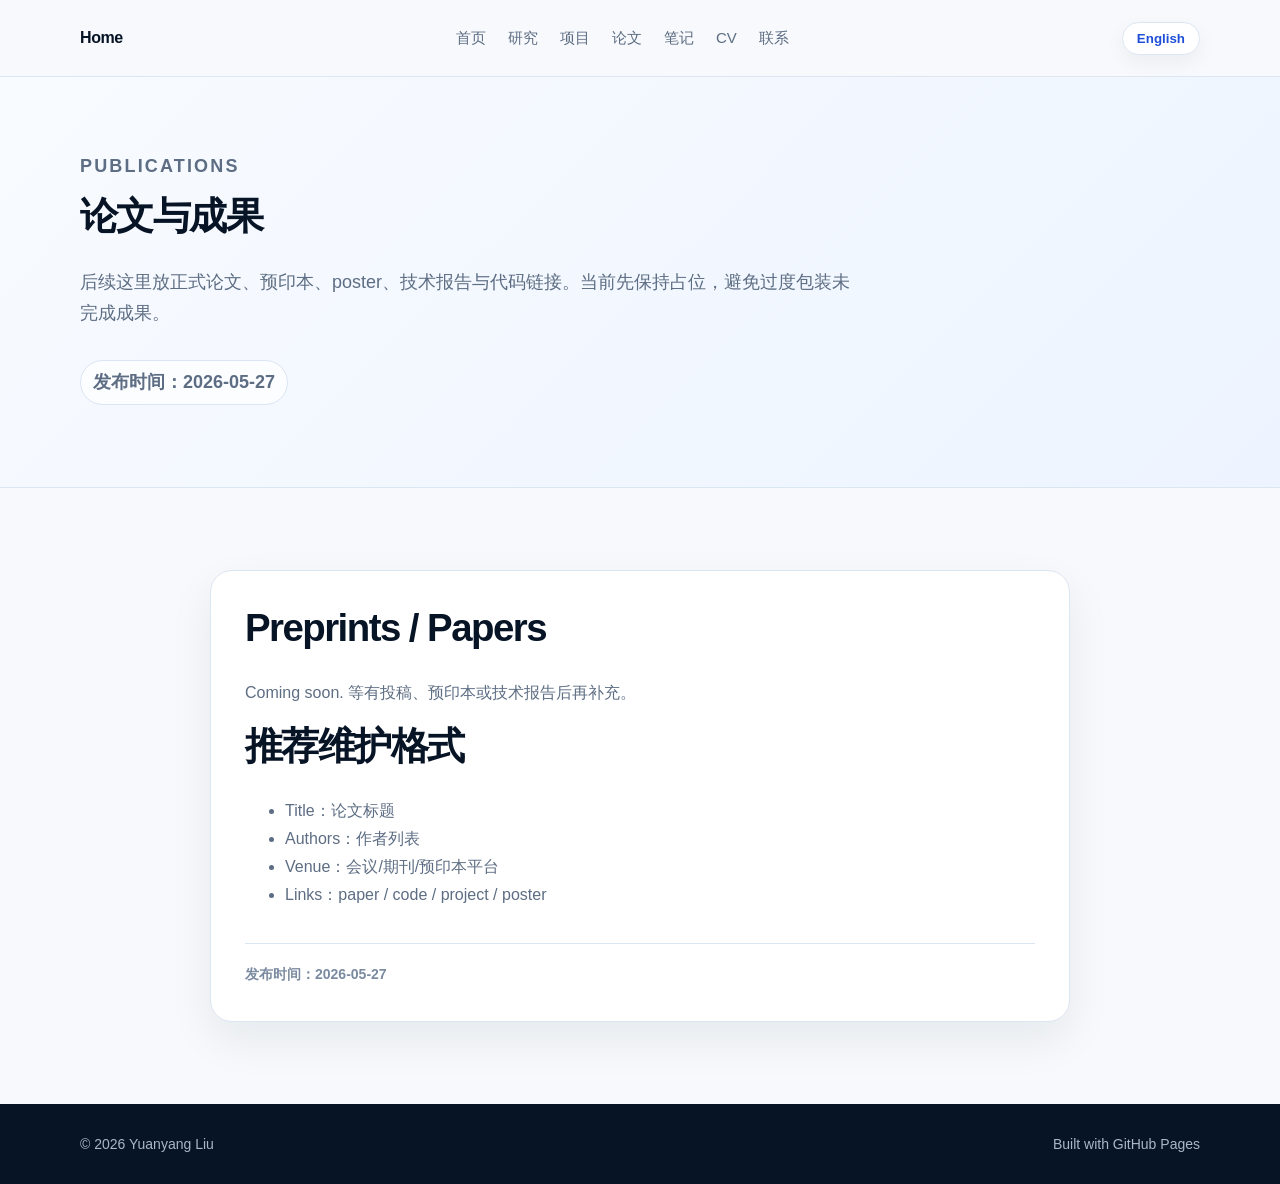
<file: publications.html>
<!DOCTYPE html>

<html lang="zh-CN">
<head>
<meta charset="utf-8"/>
<meta content="width=device-width, initial-scale=1.0" name="viewport"/>
<title>Yuanyang Liu | Publications</title>
<meta content="Yuanyang Liu personal homepage: embodied AI, robot manipulation, underwater grasping, projects, notes, publications, and CV." name="description"/>
<link href="/style.css" rel="stylesheet"/>
</head>
<body>
<header class="site-header">
<div class="container nav-container">
<a class="logo" data-en="Home" data-zh="Home" href="/">Home</a>
<nav class="nav-links" id="navLinks">
<a data-en="Home" data-zh="首页" href="/">首页</a>
<a data-en="Research" data-zh="研究" href="/index.html#research">研究</a>
<a data-en="Projects" data-zh="项目" href="/index.html#projects">项目</a>
<a data-en="Publications" data-zh="论文" href="/publications.html">论文</a>
<a data-en="Notes" data-zh="笔记" href="/notes.html">笔记</a>
<a data-en="CV" data-zh="CV" href="/cv.html">CV</a>
<a data-en="Contact" data-zh="联系" href="/index.html#contact">联系</a>
</nav>
<div class="nav-actions">
<button class="lang-toggle" id="langToggle">English</button>
<button class="menu-toggle" id="menuToggle">☰</button>
</div>
</div>
</header>
<main>
<section class="page-hero">
<div class="container">
<p class="section-kicker">Publications</p>
<h1 data-en="Publications and Outputs" data-zh="论文与成果">论文与成果</h1>
<p data-en="This page will list papers, preprints, posters, technical reports, and code links. It is currently kept as a clean placeholder." data-zh="后续这里放正式论文、预印本、poster、技术报告与代码链接。当前先保持占位，避免过度包装未完成成果。">后续这里放正式论文、预印本、poster、技术报告与代码链接。当前先保持占位，避免过度包装未完成成果。</p>
<p class="page-timestamp" data-en="Published: 2026-05-27" data-zh="发布时间：2026-05-27">发布时间：2026-05-27</p></div>
</section>
<section class="section">
<div class="container detail-layout single-column">
<article class="panel">
<h2 data-en="Preprints / Papers" data-zh="Preprints / Papers">Preprints / Papers</h2>
<p data-en="Coming soon. This section will be updated when preprints, submissions, or technical reports are available." data-zh="Coming soon. 等有投稿、预印本或技术报告后再补充。">Coming soon. 等有投稿、预印本或技术报告后再补充。</p>
<h2 data-en="Suggested Entry Format" data-zh="推荐维护格式">推荐维护格式</h2>
<ul>
<li data-en="Title: paper title" data-zh="Title：论文标题">Title：论文标题</li>
<li data-en="Authors: author list" data-zh="Authors：作者列表">Authors：作者列表</li>
<li data-en="Venue: conference, journal, or preprint server" data-zh="Venue：会议/期刊/预印本平台">Venue：会议/期刊/预印本平台</li>
<li data-en="Links: paper / code / project / poster" data-zh="Links：paper / code / project / poster">Links：paper / code / project / poster</li>
</ul>
<div class="content-timestamp"><span data-en="Published: 2026-05-27" data-zh="发布时间：2026-05-27">发布时间：2026-05-27</span></div></article>

</div>
</section>
</main>
<footer class="footer">
<div class="container footer-content">
<span>© 2026 Yuanyang Liu</span>
<span data-en="Built with GitHub Pages" data-zh="Built with GitHub Pages">Built with GitHub Pages</span>
</div>
</footer>
<script src="/script.js"></script>
</body>
</html>
</file>
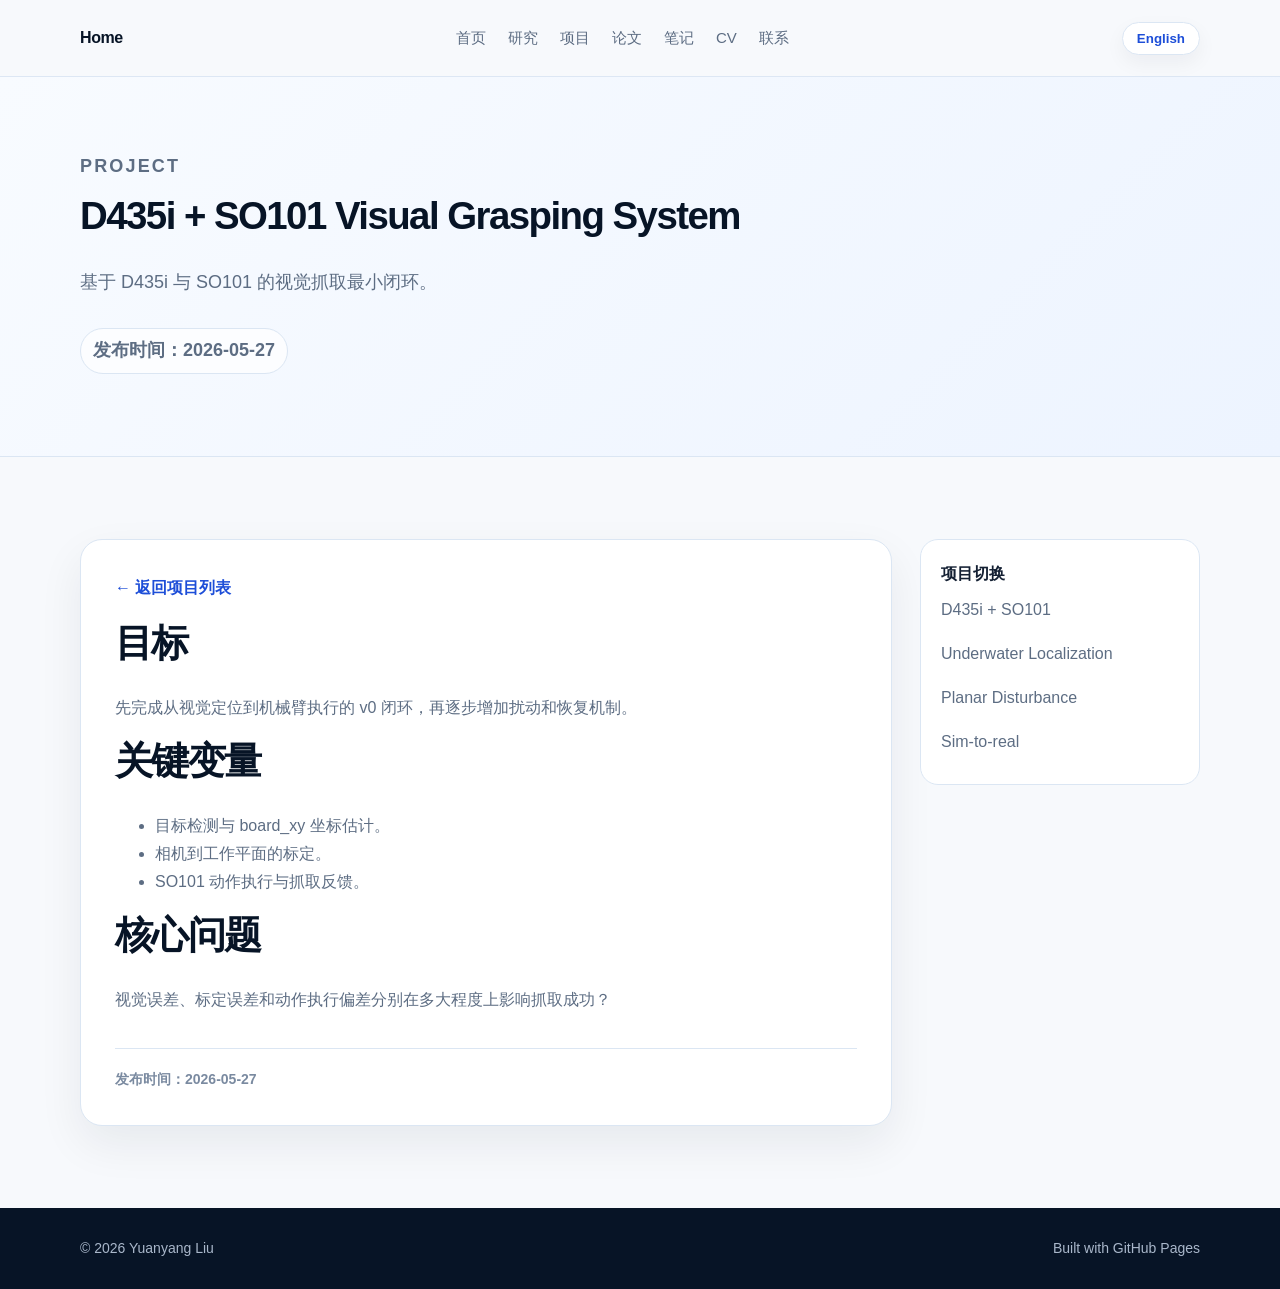
<file: sim-to-real.html>
<!DOCTYPE html>

<html lang="zh-CN">
<head>
<meta charset="utf-8"/>
<meta content="width=device-width, initial-scale=1.0" name="viewport"/>
<title>Yuanyang Liu | D435i + SO101 Visual Grasping System</title>
<meta content="Yuanyang Liu personal homepage: embodied AI, robot manipulation, underwater grasping, projects, notes, publications, and CV." name="description"/>
<link href="/style.css" rel="stylesheet"/>
</head>
<body>
<header class="site-header">
<div class="container nav-container">
<a class="logo" data-en="Home" data-zh="Home" href="/">Home</a>
<nav class="nav-links" id="navLinks">
<a data-en="Home" data-zh="首页" href="/">首页</a>
<a data-en="Research" data-zh="研究" href="/index.html#research">研究</a>
<a data-en="Projects" data-zh="项目" href="/index.html#projects">项目</a>
<a data-en="Publications" data-zh="论文" href="/publications.html">论文</a>
<a data-en="Notes" data-zh="笔记" href="/notes.html">笔记</a>
<a data-en="CV" data-zh="CV" href="/cv.html">CV</a>
<a data-en="Contact" data-zh="联系" href="/index.html#contact">联系</a>
</nav>
<div class="nav-actions">
<button class="lang-toggle" id="langToggle">English</button>
<button class="menu-toggle" id="menuToggle">☰</button>
</div>
</div>
</header>
<main>
<section class="page-hero">
<div class="container">
<p class="section-kicker">Project</p>
<h1>D435i + SO101 Visual Grasping System</h1>
<p data-en="A minimal visual grasping loop based on D435i and SO101." data-zh="基于 D435i 与 SO101 的视觉抓取最小闭环。">基于 D435i 与 SO101 的视觉抓取最小闭环。</p>
<p class="page-timestamp" data-en="Published: 2026-05-27" data-zh="发布时间：2026-05-27">发布时间：2026-05-27</p></div>
</section>
<section class="section">
<div class="container detail-layout">
<article class="panel">
<a class="back-link" data-en="← Back to Projects" data-zh="← 返回项目列表" href="/index.html#projects">← 返回项目列表</a>
<h2 data-en="Goal" data-zh="目标">目标</h2>
<p data-en="First complete a v0 closed loop from visual localization to arm execution, then add disturbance and recovery mechanisms." data-zh="先完成从视觉定位到机械臂执行的 v0 闭环，再逐步增加扰动和恢复机制。">先完成从视觉定位到机械臂执行的 v0 闭环，再逐步增加扰动和恢复机制。</p>
<h2 data-en="Key Variables" data-zh="关键变量">关键变量</h2>
<ul><li data-en="Target detection and board_xy coordinate estimation." data-zh="目标检测与 board_xy 坐标估计。">目标检测与 board_xy 坐标估计。</li>
<li data-en="Camera-to-board calibration." data-zh="相机到工作平面的标定。">相机到工作平面的标定。</li>
<li data-en="SO101 action execution and grasp feedback." data-zh="SO101 动作执行与抓取反馈。">SO101 动作执行与抓取反馈。</li></ul>
<h2 data-en="Core Question" data-zh="核心问题">核心问题</h2>
<p data-en="How much do visual error, calibration error, and action execution deviation affect grasp success?" data-zh="视觉误差、标定误差和动作执行偏差分别在多大程度上影响抓取成功？">视觉误差、标定误差和动作执行偏差分别在多大程度上影响抓取成功？</p>
<div class="content-timestamp"><span data-en="Published: 2026-05-27" data-zh="发布时间：2026-05-27">发布时间：2026-05-27</span></div></article>
<aside class="side-nav">
<strong data-en="Projects" data-zh="项目切换">项目切换</strong>
<a href="/projects/d435i-so101.html">D435i + SO101</a>
<a href="/projects/underwater-localization.html">Underwater Localization</a>
<a href="/projects/planar-disturbance.html">Planar Disturbance</a>
<a href="/projects/sim-to-real.html">Sim-to-real</a>





</aside>
</div>
</section>
</main>
<footer class="footer">
<div class="container footer-content">
<span>© 2026 Yuanyang Liu</span>
<span data-en="Built with GitHub Pages" data-zh="Built with GitHub Pages">Built with GitHub Pages</span>
</div>
</footer>
<script src="/script.js"></script>
</body>
</html>
</file>
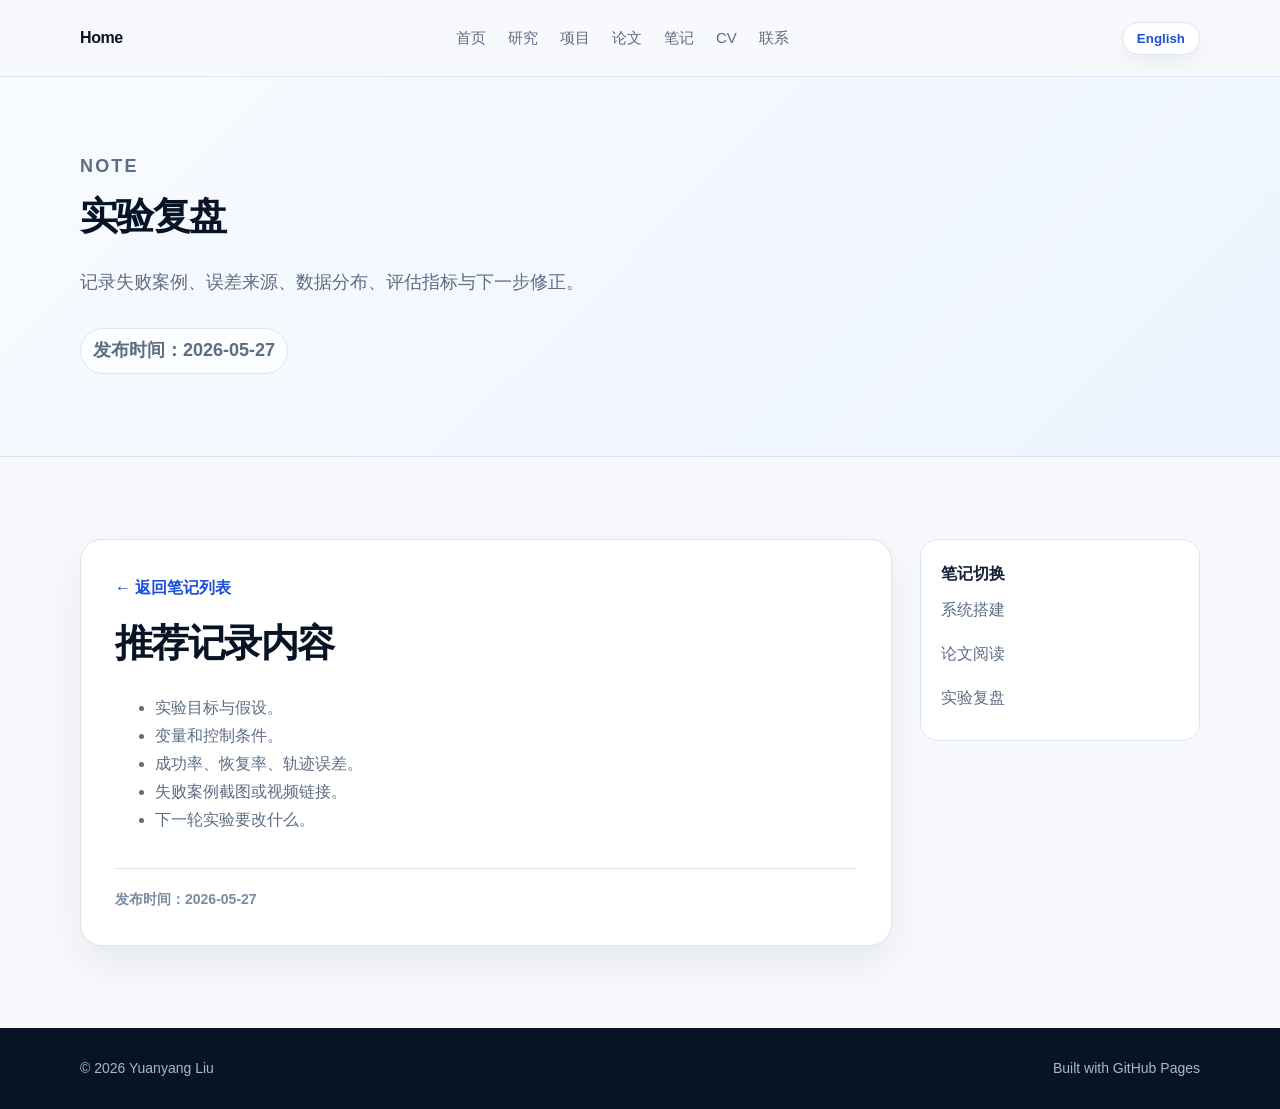
<file: underwater-localization.html>
<!DOCTYPE html>

<html lang="zh-CN">
<head>
<meta charset="utf-8"/>
<meta content="width=device-width, initial-scale=1.0" name="viewport"/>
<title>Yuanyang Liu | Experiment Review</title>
<meta content="Yuanyang Liu personal homepage: embodied AI, robot manipulation, underwater grasping, projects, notes, publications, and CV." name="description"/>
<link href="/style.css" rel="stylesheet"/>
</head>
<body>
<header class="site-header">
<div class="container nav-container">
<a class="logo" data-en="Home" data-zh="Home" href="/">Home</a>
<nav class="nav-links" id="navLinks">
<a data-en="Home" data-zh="首页" href="/">首页</a>
<a data-en="Research" data-zh="研究" href="/index.html#research">研究</a>
<a data-en="Projects" data-zh="项目" href="/index.html#projects">项目</a>
<a data-en="Publications" data-zh="论文" href="/publications.html">论文</a>
<a data-en="Notes" data-zh="笔记" href="/notes.html">笔记</a>
<a data-en="CV" data-zh="CV" href="/cv.html">CV</a>
<a data-en="Contact" data-zh="联系" href="/index.html#contact">联系</a>
</nav>
<div class="nav-actions">
<button class="lang-toggle" id="langToggle">English</button>
<button class="menu-toggle" id="menuToggle">☰</button>
</div>
</div>
</header>
<main>
<section class="page-hero">
<div class="container">
<p class="section-kicker">Note</p>
<h1 data-en="Experiment Review" data-zh="实验复盘">实验复盘</h1>
<p data-en="Failure cases, error sources, data distribution, metrics, and next-step fixes." data-zh="记录失败案例、误差来源、数据分布、评估指标与下一步修正。">记录失败案例、误差来源、数据分布、评估指标与下一步修正。</p>
<p class="page-timestamp" data-en="Published: 2026-05-27" data-zh="发布时间：2026-05-27">发布时间：2026-05-27</p></div>
</section>
<section class="section">
<div class="container detail-layout">
<article class="panel">
<a class="back-link" data-en="← Back to Notes" data-zh="← 返回笔记列表" href="/notes.html">← 返回笔记列表</a>
<h2 data-en="Suggested Content" data-zh="推荐记录内容">推荐记录内容</h2><ul><li data-en="Goal and hypothesis." data-zh="实验目标与假设。">实验目标与假设。</li>
<li data-en="Variables and control conditions." data-zh="变量和控制条件。">变量和控制条件。</li>
<li data-en="Success rate, recovery rate, and trajectory error." data-zh="成功率、恢复率、轨迹误差。">成功率、恢复率、轨迹误差。</li>
<li data-en="Screenshots or videos of failure cases." data-zh="失败案例截图或视频链接。">失败案例截图或视频链接。</li>
<li data-en="What to change in the next experiment." data-zh="下一轮实验要改什么。">下一轮实验要改什么。</li></ul>
<div class="content-timestamp"><span data-en="Published: 2026-05-27" data-zh="发布时间：2026-05-27">发布时间：2026-05-27</span></div></article>
<aside class="side-nav">
<strong data-en="Notes" data-zh="笔记切换">笔记切换</strong>
<a data-en="System Setup" data-zh="系统搭建" href="/notes/system-setup.html">系统搭建</a>
<a data-en="Paper Reading" data-zh="论文阅读" href="/notes/paper-reading.html">论文阅读</a>
<a data-en="Experiment Review" data-zh="实验复盘" href="/notes/experiment-review.html">实验复盘</a>





</aside>
</div>
</section>
</main>
<footer class="footer">
<div class="container footer-content">
<span>© 2026 Yuanyang Liu</span>
<span data-en="Built with GitHub Pages" data-zh="Built with GitHub Pages">Built with GitHub Pages</span>
</div>
</footer>
<script src="/script.js"></script>
</body>
</html>
</file>
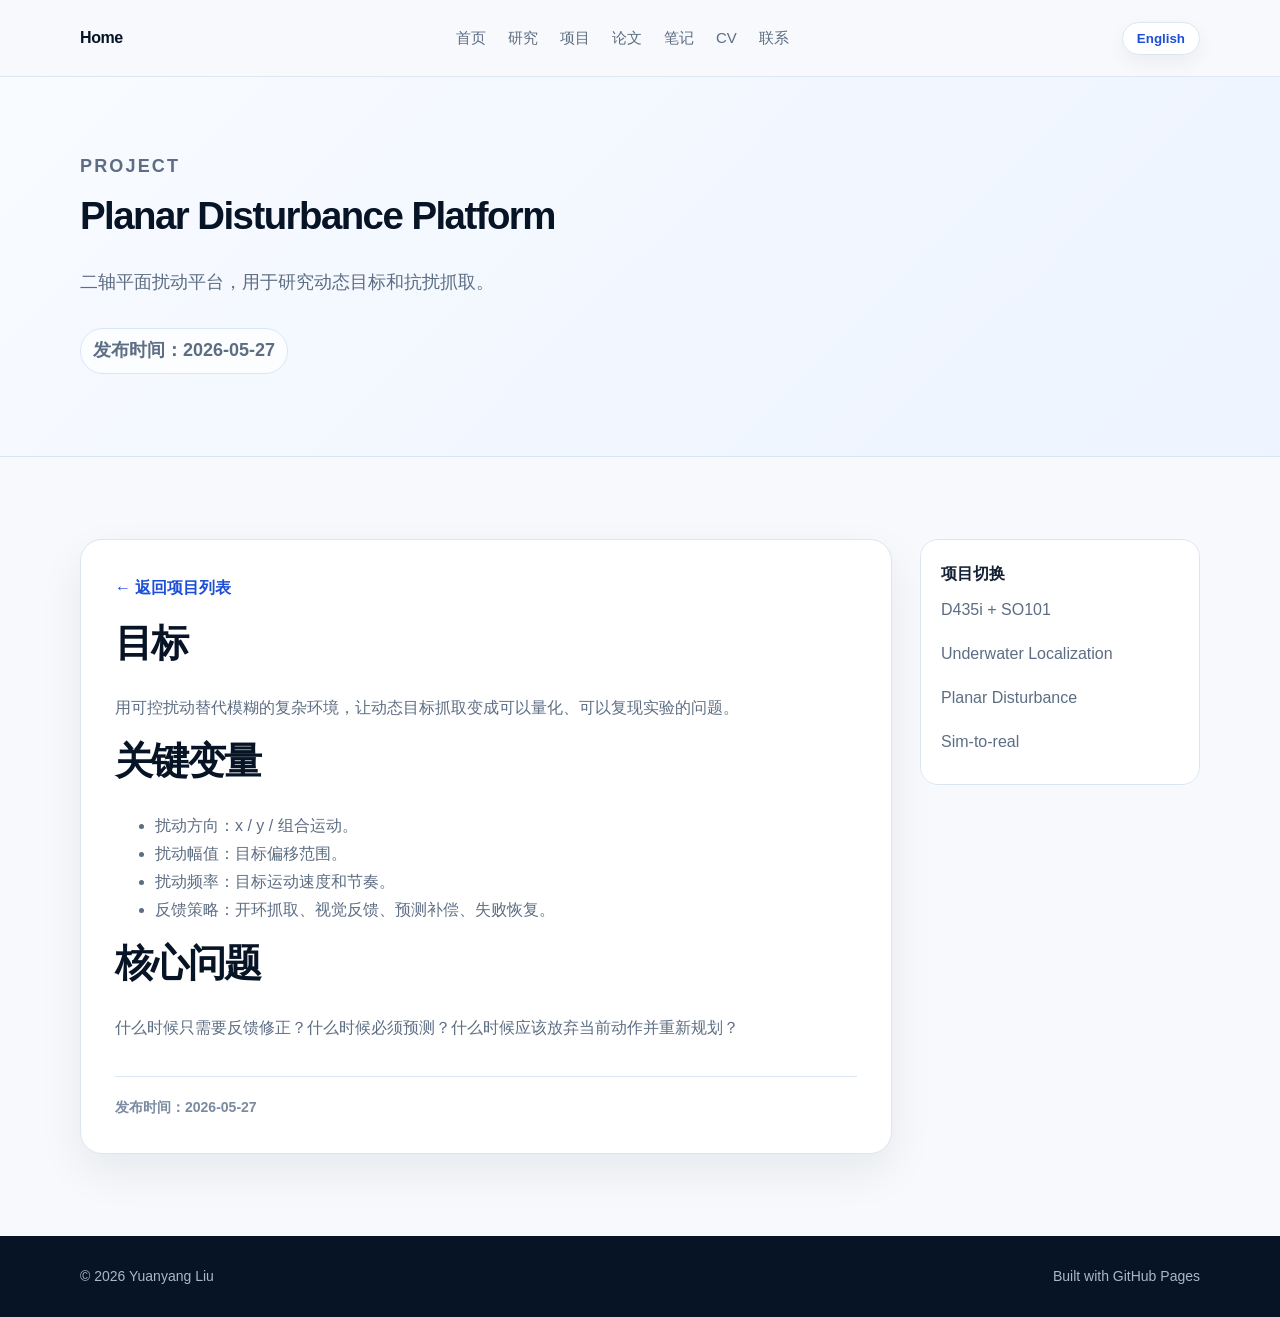
<file: projects/planar-disturbance.html>
<!DOCTYPE html>

<html lang="zh-CN">
<head>
<meta charset="utf-8"/>
<meta content="width=device-width, initial-scale=1.0" name="viewport"/>
<title>Yuanyang Liu | Planar Disturbance Platform</title>
<meta content="Yuanyang Liu personal homepage: embodied AI, robot manipulation, underwater grasping, projects, notes, publications, and CV." name="description"/>
<link href="/style.css" rel="stylesheet"/>
</head>
<body>
<header class="site-header">
<div class="container nav-container">
<a class="logo" data-en="Home" data-zh="Home" href="/">Home</a>
<nav class="nav-links" id="navLinks">
<a data-en="Home" data-zh="首页" href="/">首页</a>
<a data-en="Research" data-zh="研究" href="/index.html#research">研究</a>
<a data-en="Projects" data-zh="项目" href="/index.html#projects">项目</a>
<a data-en="Publications" data-zh="论文" href="/publications.html">论文</a>
<a data-en="Notes" data-zh="笔记" href="/notes.html">笔记</a>
<a data-en="CV" data-zh="CV" href="/cv.html">CV</a>
<a data-en="Contact" data-zh="联系" href="/index.html#contact">联系</a>
</nav>
<div class="nav-actions">
<button class="lang-toggle" id="langToggle">English</button>
<button class="menu-toggle" id="menuToggle">☰</button>
</div>
</div>
</header>
<main>
<section class="page-hero">
<div class="container">
<p class="section-kicker">Project</p>
<h1>Planar Disturbance Platform</h1>
<p data-en="A two-axis planar disturbance platform for dynamic targets and robust grasping." data-zh="二轴平面扰动平台，用于研究动态目标和抗扰抓取。">二轴平面扰动平台，用于研究动态目标和抗扰抓取。</p>
<p class="page-timestamp" data-en="Published: 2026-05-27" data-zh="发布时间：2026-05-27">发布时间：2026-05-27</p></div>
</section>
<section class="section">
<div class="container detail-layout">
<article class="panel">
<a class="back-link" data-en="← Back to Projects" data-zh="← 返回项目列表" href="/index.html#projects">← 返回项目列表</a>
<h2 data-en="Goal" data-zh="目标">目标</h2>
<p data-en="Use controlled disturbance to replace vague environmental complexity, making dynamic target grasping measurable and reproducible." data-zh="用可控扰动替代模糊的复杂环境，让动态目标抓取变成可以量化、可以复现实验的问题。">用可控扰动替代模糊的复杂环境，让动态目标抓取变成可以量化、可以复现实验的问题。</p>
<h2 data-en="Key Variables" data-zh="关键变量">关键变量</h2>
<ul><li data-en="Disturbance direction: x, y, or combined motion." data-zh="扰动方向：x / y / 组合运动。">扰动方向：x / y / 组合运动。</li>
<li data-en="Amplitude: target displacement range." data-zh="扰动幅值：目标偏移范围。">扰动幅值：目标偏移范围。</li>
<li data-en="Frequency: target motion speed and rhythm." data-zh="扰动频率：目标运动速度和节奏。">扰动频率：目标运动速度和节奏。</li>
<li data-en="Feedback strategy: open-loop grasping, visual feedback, prediction, and recovery." data-zh="反馈策略：开环抓取、视觉反馈、预测补偿、失败恢复。">反馈策略：开环抓取、视觉反馈、预测补偿、失败恢复。</li></ul>
<h2 data-en="Core Question" data-zh="核心问题">核心问题</h2>
<p data-en="When is feedback correction sufficient? When is prediction necessary? When should the system abandon the current action and replan?" data-zh="什么时候只需要反馈修正？什么时候必须预测？什么时候应该放弃当前动作并重新规划？">什么时候只需要反馈修正？什么时候必须预测？什么时候应该放弃当前动作并重新规划？</p>
<div class="content-timestamp"><span data-en="Published: 2026-05-27" data-zh="发布时间：2026-05-27">发布时间：2026-05-27</span></div></article>
<aside class="side-nav">
<strong data-en="Projects" data-zh="项目切换">项目切换</strong>
<a href="/projects/d435i-so101.html">D435i + SO101</a>
<a href="/projects/underwater-localization.html">Underwater Localization</a>
<a href="/projects/planar-disturbance.html">Planar Disturbance</a>
<a href="/projects/sim-to-real.html">Sim-to-real</a>





</aside>
</div>
</section>
</main>
<footer class="footer">
<div class="container footer-content">
<span>© 2026 Yuanyang Liu</span>
<span data-en="Built with GitHub Pages" data-zh="Built with GitHub Pages">Built with GitHub Pages</span>
</div>
</footer>
<script src="/script.js"></script>
</body>
</html>
</file>
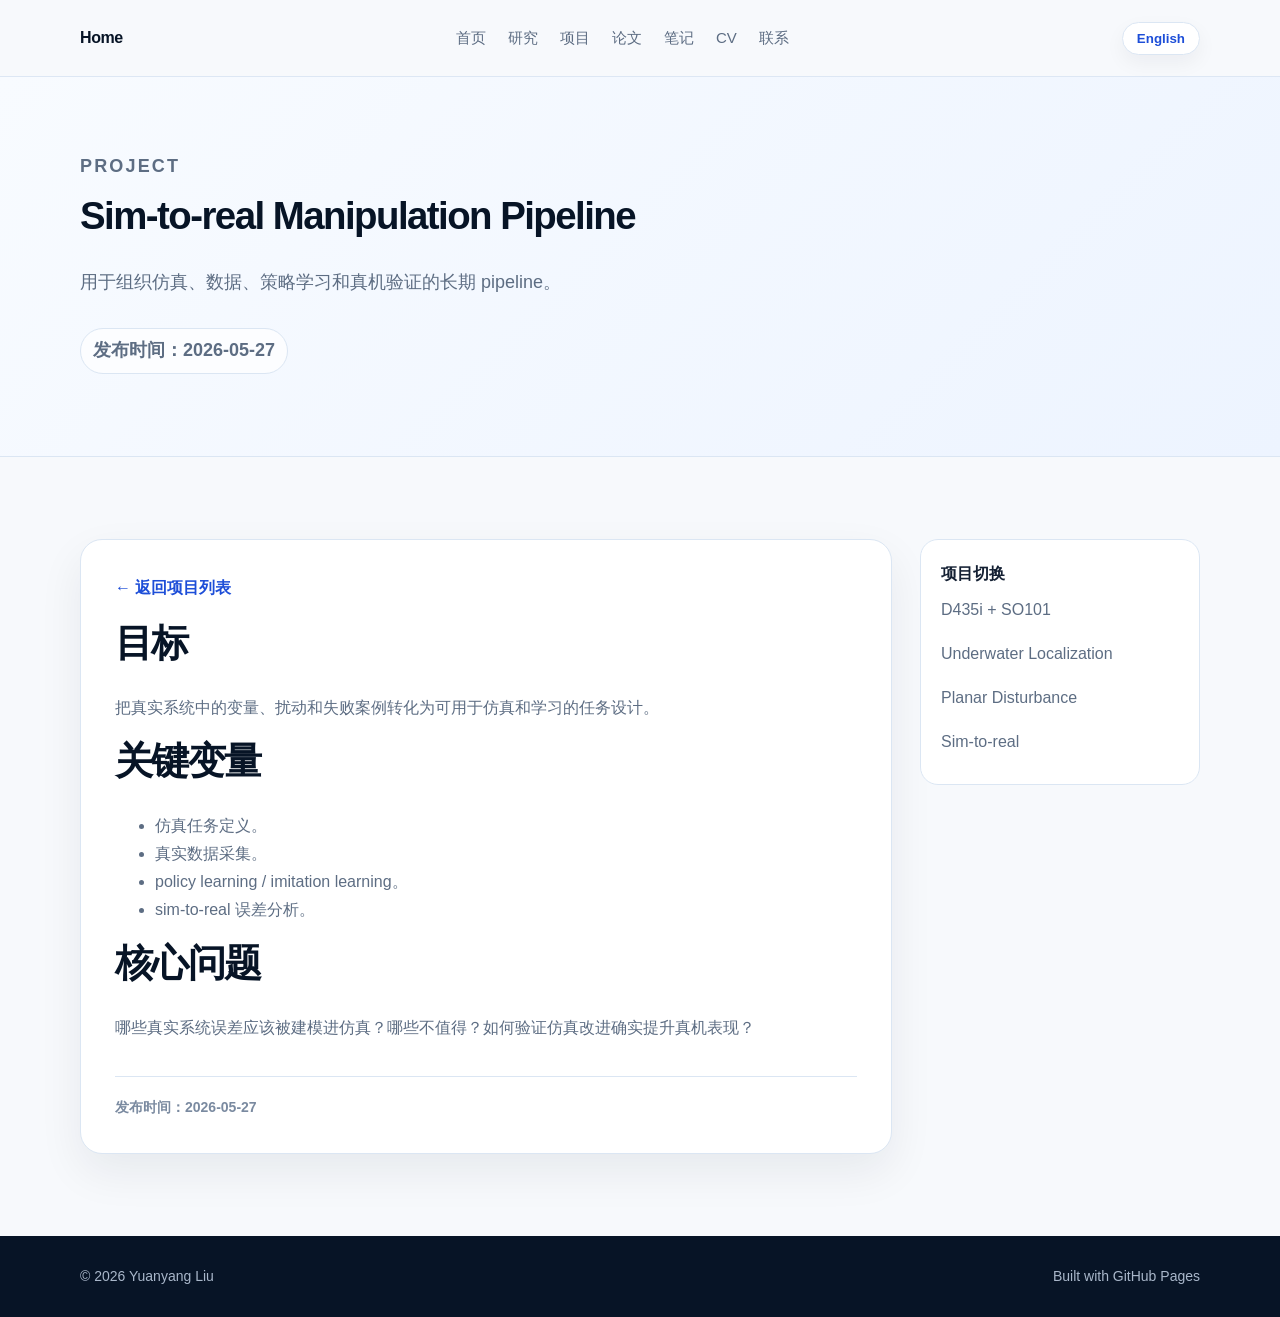
<file: projects/sim-to-real.html>
<!DOCTYPE html>

<html lang="zh-CN">
<head>
<meta charset="utf-8"/>
<meta content="width=device-width, initial-scale=1.0" name="viewport"/>
<title>Yuanyang Liu | Sim-to-real Manipulation Pipeline</title>
<meta content="Yuanyang Liu personal homepage: embodied AI, robot manipulation, underwater grasping, projects, notes, publications, and CV." name="description"/>
<link href="/style.css" rel="stylesheet"/>
</head>
<body>
<header class="site-header">
<div class="container nav-container">
<a class="logo" data-en="Home" data-zh="Home" href="/">Home</a>
<nav class="nav-links" id="navLinks">
<a data-en="Home" data-zh="首页" href="/">首页</a>
<a data-en="Research" data-zh="研究" href="/index.html#research">研究</a>
<a data-en="Projects" data-zh="项目" href="/index.html#projects">项目</a>
<a data-en="Publications" data-zh="论文" href="/publications.html">论文</a>
<a data-en="Notes" data-zh="笔记" href="/notes.html">笔记</a>
<a data-en="CV" data-zh="CV" href="/cv.html">CV</a>
<a data-en="Contact" data-zh="联系" href="/index.html#contact">联系</a>
</nav>
<div class="nav-actions">
<button class="lang-toggle" id="langToggle">English</button>
<button class="menu-toggle" id="menuToggle">☰</button>
</div>
</div>
</header>
<main>
<section class="page-hero">
<div class="container">
<p class="section-kicker">Project</p>
<h1>Sim-to-real Manipulation Pipeline</h1>
<p data-en="A long-term pipeline for simulation, data, policy learning, and real-robot validation." data-zh="用于组织仿真、数据、策略学习和真机验证的长期 pipeline。">用于组织仿真、数据、策略学习和真机验证的长期 pipeline。</p>
<p class="page-timestamp" data-en="Published: 2026-05-27" data-zh="发布时间：2026-05-27">发布时间：2026-05-27</p></div>
</section>
<section class="section">
<div class="container detail-layout">
<article class="panel">
<a class="back-link" data-en="← Back to Projects" data-zh="← 返回项目列表" href="/index.html#projects">← 返回项目列表</a>
<h2 data-en="Goal" data-zh="目标">目标</h2>
<p data-en="Turn variables, disturbances, and failure cases from the real system into simulation and learning tasks." data-zh="把真实系统中的变量、扰动和失败案例转化为可用于仿真和学习的任务设计。">把真实系统中的变量、扰动和失败案例转化为可用于仿真和学习的任务设计。</p>
<h2 data-en="Key Variables" data-zh="关键变量">关键变量</h2>
<ul><li data-en="Simulation task definition." data-zh="仿真任务定义。">仿真任务定义。</li>
<li data-en="Real data collection." data-zh="真实数据采集。">真实数据采集。</li>
<li data-en="Policy learning and imitation learning." data-zh="policy learning / imitation learning。">policy learning / imitation learning。</li>
<li data-en="Sim-to-real error analysis." data-zh="sim-to-real 误差分析。">sim-to-real 误差分析。</li></ul>
<h2 data-en="Core Question" data-zh="核心问题">核心问题</h2>
<p data-en="Which real-system errors should be modeled in simulation, which are not worth modeling, and how can improvements be validated on real robots?" data-zh="哪些真实系统误差应该被建模进仿真？哪些不值得？如何验证仿真改进确实提升真机表现？">哪些真实系统误差应该被建模进仿真？哪些不值得？如何验证仿真改进确实提升真机表现？</p>
<div class="content-timestamp"><span data-en="Published: 2026-05-27" data-zh="发布时间：2026-05-27">发布时间：2026-05-27</span></div></article>
<aside class="side-nav">
<strong data-en="Projects" data-zh="项目切换">项目切换</strong>
<a href="/projects/d435i-so101.html">D435i + SO101</a>
<a href="/projects/underwater-localization.html">Underwater Localization</a>
<a href="/projects/planar-disturbance.html">Planar Disturbance</a>
<a href="/projects/sim-to-real.html">Sim-to-real</a>





</aside>
</div>
</section>
</main>
<footer class="footer">
<div class="container footer-content">
<span>© 2026 Yuanyang Liu</span>
<span data-en="Built with GitHub Pages" data-zh="Built with GitHub Pages">Built with GitHub Pages</span>
</div>
</footer>
<script src="/script.js"></script>
</body>
</html>
</file>
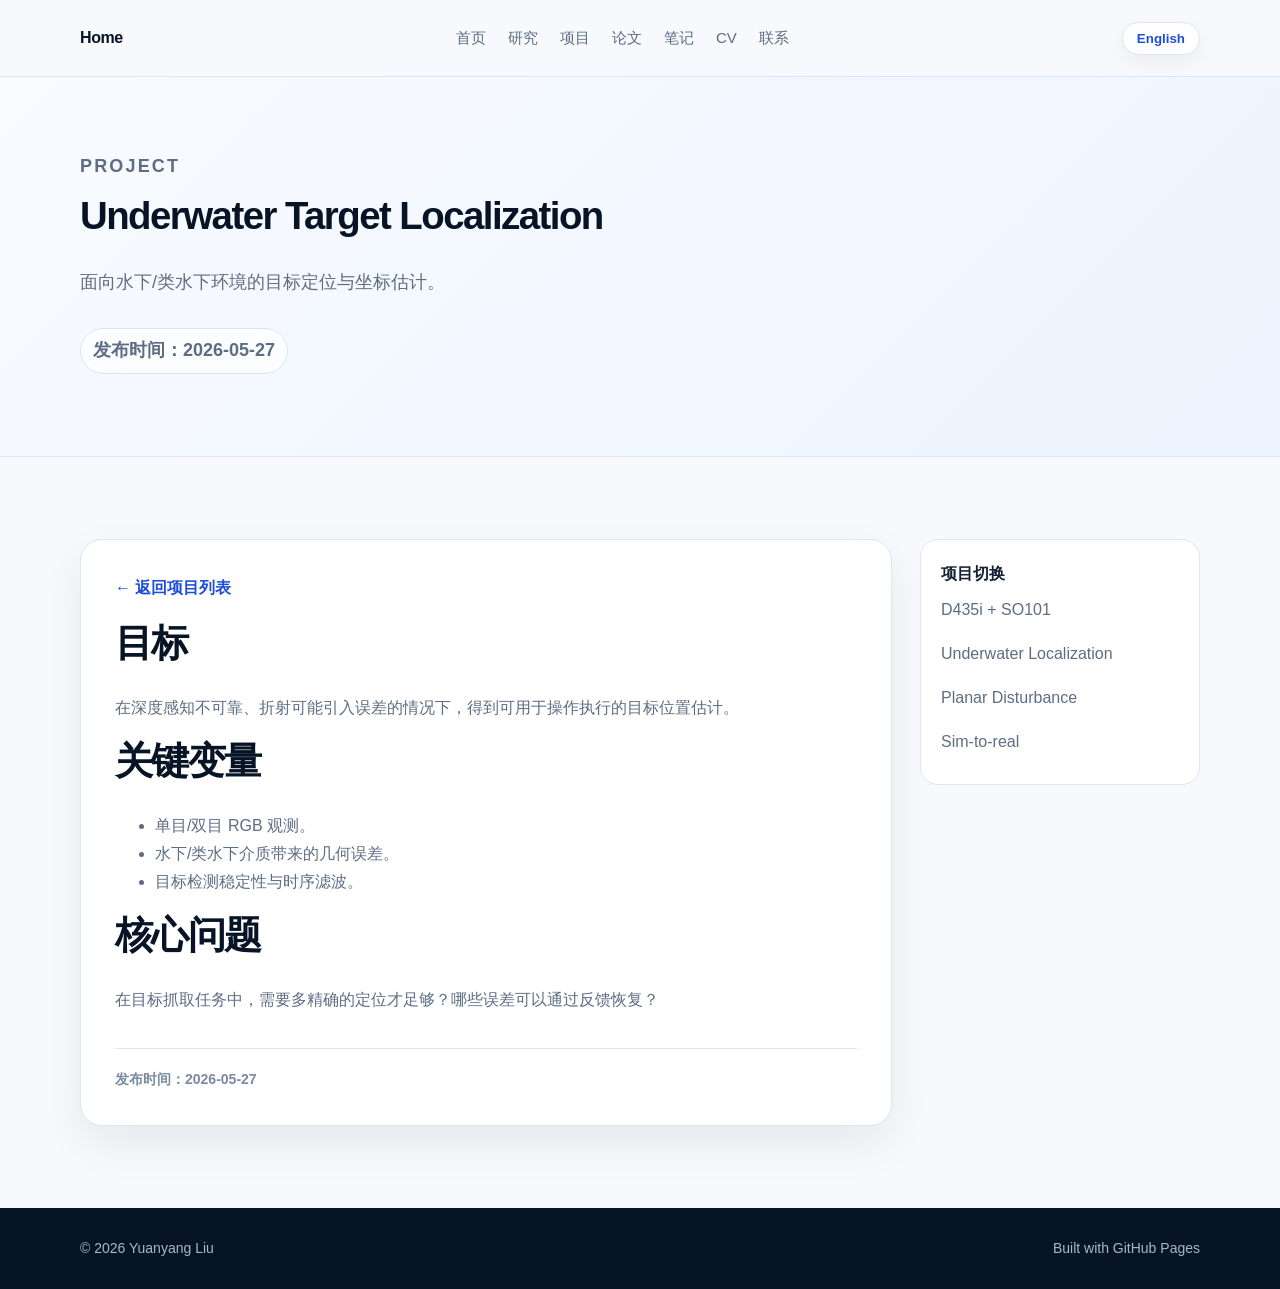
<file: projects/underwater-localization.html>
<!DOCTYPE html>

<html lang="zh-CN">
<head>
<meta charset="utf-8"/>
<meta content="width=device-width, initial-scale=1.0" name="viewport"/>
<title>Yuanyang Liu | Underwater Target Localization</title>
<meta content="Yuanyang Liu personal homepage: embodied AI, robot manipulation, underwater grasping, projects, notes, publications, and CV." name="description"/>
<link href="/style.css" rel="stylesheet"/>
</head>
<body>
<header class="site-header">
<div class="container nav-container">
<a class="logo" data-en="Home" data-zh="Home" href="/">Home</a>
<nav class="nav-links" id="navLinks">
<a data-en="Home" data-zh="首页" href="/">首页</a>
<a data-en="Research" data-zh="研究" href="/index.html#research">研究</a>
<a data-en="Projects" data-zh="项目" href="/index.html#projects">项目</a>
<a data-en="Publications" data-zh="论文" href="/publications.html">论文</a>
<a data-en="Notes" data-zh="笔记" href="/notes.html">笔记</a>
<a data-en="CV" data-zh="CV" href="/cv.html">CV</a>
<a data-en="Contact" data-zh="联系" href="/index.html#contact">联系</a>
</nav>
<div class="nav-actions">
<button class="lang-toggle" id="langToggle">English</button>
<button class="menu-toggle" id="menuToggle">☰</button>
</div>
</div>
</header>
<main>
<section class="page-hero">
<div class="container">
<p class="section-kicker">Project</p>
<h1>Underwater Target Localization</h1>
<p data-en="Target localization and coordinate estimation in underwater-inspired environments." data-zh="面向水下/类水下环境的目标定位与坐标估计。">面向水下/类水下环境的目标定位与坐标估计。</p>
<p class="page-timestamp" data-en="Published: 2026-05-27" data-zh="发布时间：2026-05-27">发布时间：2026-05-27</p></div>
</section>
<section class="section">
<div class="container detail-layout">
<article class="panel">
<a class="back-link" data-en="← Back to Projects" data-zh="← 返回项目列表" href="/index.html#projects">← 返回项目列表</a>
<h2 data-en="Goal" data-zh="目标">目标</h2>
<p data-en="Estimate target positions useful for manipulation when depth sensing is unreliable and refraction may introduce error." data-zh="在深度感知不可靠、折射可能引入误差的情况下，得到可用于操作执行的目标位置估计。">在深度感知不可靠、折射可能引入误差的情况下，得到可用于操作执行的目标位置估计。</p>
<h2 data-en="Key Variables" data-zh="关键变量">关键变量</h2>
<ul><li data-en="Monocular or stereo RGB observations." data-zh="单目/双目 RGB 观测。">单目/双目 RGB 观测。</li>
<li data-en="Geometry errors caused by underwater-inspired media." data-zh="水下/类水下介质带来的几何误差。">水下/类水下介质带来的几何误差。</li>
<li data-en="Detection stability and temporal filtering." data-zh="目标检测稳定性与时序滤波。">目标检测稳定性与时序滤波。</li></ul>
<h2 data-en="Core Question" data-zh="核心问题">核心问题</h2>
<p data-en="How accurate must localization be for grasping, and which errors can be recovered through feedback?" data-zh="在目标抓取任务中，需要多精确的定位才足够？哪些误差可以通过反馈恢复？">在目标抓取任务中，需要多精确的定位才足够？哪些误差可以通过反馈恢复？</p>
<div class="content-timestamp"><span data-en="Published: 2026-05-27" data-zh="发布时间：2026-05-27">发布时间：2026-05-27</span></div></article>
<aside class="side-nav">
<strong data-en="Projects" data-zh="项目切换">项目切换</strong>
<a href="/projects/d435i-so101.html">D435i + SO101</a>
<a href="/projects/underwater-localization.html">Underwater Localization</a>
<a href="/projects/planar-disturbance.html">Planar Disturbance</a>
<a href="/projects/sim-to-real.html">Sim-to-real</a>





</aside>
</div>
</section>
</main>
<footer class="footer">
<div class="container footer-content">
<span>© 2026 Yuanyang Liu</span>
<span data-en="Built with GitHub Pages" data-zh="Built with GitHub Pages">Built with GitHub Pages</span>
</div>
</footer>
<script src="/script.js"></script>
</body>
</html>
</file>
<file: style.css>
:root {
  --bg: #f7f9fc;
  --bg-soft: #eef5ff;
  --card: #ffffff;
  --text: #142033;
  --muted: #5d6d83;
  --heading: #071426;
  --primary: #1d4ed8;
  --primary-soft: #e7efff;
  --border: #dbe6f3;
  --shadow: 0 18px 45px rgba(15, 23, 42, 0.07);
  --radius: 22px;
}

* { box-sizing: border-box; }

html { scroll-behavior: smooth; }

body {
  margin: 0;
  font-family: Inter, "Segoe UI", "PingFang SC", "Microsoft YaHei", Arial, sans-serif;
  color: var(--text);
  background: var(--bg);
  line-height: 1.75;
}

a { color: inherit; text-decoration: none; }
a:hover { color: var(--primary); }

.container {
  width: min(1120px, 92%);
  margin: 0 auto;
}

.site-header {
  position: sticky;
  top: 0;
  z-index: 100;
  background: rgba(247, 249, 252, 0.92);
  backdrop-filter: blur(14px);
  border-bottom: 1px solid rgba(219, 230, 243, 0.9);
}

.nav-container {
  min-height: 76px;
  display: flex;
  align-items: center;
  justify-content: space-between;
  gap: 24px;
}

.logo {
  font-weight: 900;
  color: var(--heading);
  letter-spacing: -0.025em;
  white-space: nowrap;
}

.nav-links {
  display: flex;
  align-items: center;
  gap: 22px;
  color: var(--muted);
  font-size: 15px;
}

.nav-actions {
  display: flex;
  align-items: center;
  gap: 12px;
}

.lang-toggle {
  border: 1px solid var(--border);
  background: #fff;
  color: var(--primary);
  border-radius: 999px;
  padding: 8px 14px;
  cursor: pointer;
  font-weight: 800;
  box-shadow: 0 8px 20px rgba(15, 23, 42, 0.05);
}

.menu-toggle {
  display: none;
  border: 1px solid var(--border);
  background: #fff;
  border-radius: 10px;
  padding: 7px 10px;
  cursor: pointer;
}

.hero {
  padding: 94px 0 82px;
  background:
    radial-gradient(circle at 10% 20%, rgba(37, 99, 235, 0.14), transparent 32%),
    radial-gradient(circle at 88% 18%, rgba(14, 165, 233, 0.14), transparent 28%),
    linear-gradient(135deg, #f8fbff 0%, #edf4ff 60%, #f7f9fc 100%);
}

.hero-grid {
  display: grid;
  grid-template-columns: minmax(0, 1.72fr) 350px;
  gap: 46px;
  align-items: center;
}

.eyebrow,
.section-kicker {
  margin: 0 0 10px;
  color: var(--primary);
  font-size: 13px;
  font-weight: 900;
  letter-spacing: 0.12em;
  text-transform: uppercase;
}

.hero h1 {
  margin: 0 0 22px;
  color: var(--heading);
  font-size: clamp(38px, 5vw, 62px);
  line-height: 1.12;
  letter-spacing: -0.055em;
}

.hero-description {
  margin: 0;
  max-width: 760px;
  color: var(--muted);
  font-size: 18px;
}

.hero-actions {
  display: flex;
  flex-wrap: wrap;
  gap: 14px;
  margin-top: 30px;
}

.button {
  display: inline-flex;
  min-height: 46px;
  align-items: center;
  justify-content: center;
  padding: 0 20px;
  border-radius: 14px;
  font-weight: 900;
  border: 1px solid var(--border);
  background: #fff;
}

.button.primary {
  border-color: var(--primary);
  background: var(--primary);
  color: #fff;
  box-shadow: 0 14px 30px rgba(37, 99, 235, 0.22);
}

.button.primary:hover { color: #fff; background: #1e40af; }

.quick-info {
  display: grid;
  grid-template-columns: repeat(3, minmax(0, 1fr));
  gap: 12px;
  margin-top: 34px;
  max-width: 760px;
}

.quick-info div {
  border: 1px solid var(--border);
  border-radius: 16px;
  background: rgba(255,255,255,0.76);
  padding: 14px;
}

.quick-label {
  display: block;
  margin-bottom: 4px;
  color: var(--muted);
  font-size: 12px;
  font-weight: 900;
}

.profile-card,
.panel,
.card,
.project-card {
  background: var(--card);
  border: 1px solid var(--border);
  border-radius: var(--radius);
  box-shadow: var(--shadow);
}

.profile-card {
  padding: 30px;
  text-align: center;
}

.avatar-wrap {
  width: 144px;
  height: 144px;
  margin: 0 auto 20px;
  border-radius: 50%;
  padding: 5px;
  background: linear-gradient(135deg, #2563eb, #38bdf8);
}

.avatar {
  width: 100%;
  height: 100%;
  border-radius: 50%;
  display: block;
  object-fit: cover;
  background: #e2e8f0;
  border: 4px solid #fff;
}

.profile-card h2 { margin: 0; color: var(--heading); }
.profile-subtitle { margin: 6px 0 14px; color: var(--primary); font-weight: 900; }
.profile-text { margin: 0; color: var(--muted); }

.profile-links {
  display: flex;
  justify-content: center;
  gap: 12px;
  margin-top: 22px;
}
.profile-links a {
  border: 1px solid var(--border);
  border-radius: 999px;
  padding: 8px 14px;
  font-weight: 900;
  color: var(--primary);
  background: #fff;
}

.section { padding: 82px 0; }
.section.muted { background: var(--bg-soft); }

.section h2,
.page-hero h1 {
  margin: 0 0 28px;
  color: var(--heading);
  font-size: clamp(30px, 3vw, 44px);
  line-height: 1.2;
  letter-spacing: -0.04em;
}

.two-column {
  display: grid;
  grid-template-columns: 300px minmax(0, 1fr);
  gap: 56px;
}

.content-block {
  color: var(--muted);
  font-size: 17px;
}
.content-block p:first-child { margin-top: 0; }

.card-grid {
  display: grid;
  grid-template-columns: repeat(4, minmax(0, 1fr));
  gap: 18px;
}

.card {
  padding: 24px;
  box-shadow: 0 12px 32px rgba(15, 23, 42, 0.045);
}
.card h3 { margin: 0 0 10px; color: var(--heading); letter-spacing: -0.025em; }
.card p { margin: 0; color: var(--muted); }

.project-grid {
  display: grid;
  grid-template-columns: repeat(2, minmax(0, 1fr));
  gap: 22px;
}
.project-card {
  display: block;
  padding: 28px;
  transition: transform .16s ease, box-shadow .16s ease, border-color .16s ease;
}
.project-card:hover {
  transform: translateY(-2px);
  border-color: #9eb8e8;
  box-shadow: 0 22px 52px rgba(15, 23, 42, 0.10);
}
.project-meta {
  display: inline-block;
  margin-bottom: 12px;
  color: var(--primary);
  background: var(--primary-soft);
  border-radius: 999px;
  padding: 5px 12px;
  font-size: 12px;
  font-weight: 900;
}
.project-card h3 { margin: 0 0 10px; color: var(--heading); font-size: 22px; }
.project-card p { margin: 0; color: var(--muted); }

.page-hero {
  padding: 74px 0 64px;
  background: linear-gradient(135deg, #f8fbff 0%, #edf4ff 100%);
  border-bottom: 1px solid var(--border);
}
.page-hero p {
  max-width: 780px;
  color: var(--muted);
  font-size: 18px;
}

.panel {
  padding: 34px;
}
.panel h2, .panel h3 { color: var(--heading); }
.panel h2:first-child, .panel h3:first-child { margin-top: 0; }
.panel p, .panel li { color: var(--muted); }

.item-list {
  display: grid;
  gap: 18px;
}
.item-link {
  display: block;
  padding: 24px;
  border: 1px solid var(--border);
  border-radius: 18px;
  background: #fff;
}
.item-link:hover { border-color: #9eb8e8; }

.detail-layout {
  display: grid;
  grid-template-columns: minmax(0, 1fr) 280px;
  gap: 28px;
  align-items: start;
}
.side-nav {
  position: sticky;
  top: 96px;
  padding: 20px;
  border: 1px solid var(--border);
  border-radius: 18px;
  background: #fff;
}
.side-nav a {
  display: block;
  padding: 8px 0;
  color: var(--muted);
}
.side-nav a:hover { color: var(--primary); }

.back-link {
  display: inline-flex;
  margin-bottom: 18px;
  color: var(--primary);
  font-weight: 900;
}

.contact-section {
  background: linear-gradient(135deg, #0f172a, #1d4ed8);
  color: #fff;
}
.contact-section .section-kicker,
.contact-section h2,
.contact-section p { color: #fff; }
.contact-card {
  display: grid;
  grid-template-columns: minmax(0, 1.4fr) minmax(280px, 0.8fr);
  gap: 36px;
  align-items: center;
}
.contact-links { display: grid; gap: 12px; }
.contact-links a {
  display: block;
  border: 1px solid rgba(255,255,255,0.25);
  border-radius: 16px;
  background: rgba(255,255,255,0.12);
  padding: 14px 16px;
  font-weight: 900;
}

.footer {
  padding: 28px 0;
  background: #071426;
  color: #a9b7ca;
}
.footer-content {
  display: flex;
  justify-content: space-between;
  gap: 20px;
  font-size: 14px;
}

@media (max-width: 980px) {
  .hero-grid, .two-column, .contact-card, .detail-layout {
    grid-template-columns: 1fr;
  }
  .card-grid { grid-template-columns: repeat(2, minmax(0, 1fr)); }
  .profile-card { max-width: 440px; }
  .side-nav { position: static; }
}

@media (max-width: 760px) {
  .nav-container {
    min-height: auto;
    padding: 16px 0;
    align-items: flex-start;
  }
  .nav-links {
    display: none;
    position: absolute;
    left: 4%;
    right: 4%;
    top: 68px;
    flex-direction: column;
    align-items: flex-start;
    gap: 10px;
    padding: 18px;
    border: 1px solid var(--border);
    border-radius: 18px;
    background: #fff;
    box-shadow: var(--shadow);
  }
  .nav-links.open { display: flex; }
  .menu-toggle { display: inline-block; }
  .hero { padding: 64px 0; }
  .quick-info, .project-grid { grid-template-columns: 1fr; }
  .card-grid { grid-template-columns: 1fr; }
  .section { padding: 64px 0; }
  .footer-content { flex-direction: column; }
}

/* v2.4: timestamps and cleaner secondary navigation */
.page-timestamp {
  display: inline-flex;
  align-items: center;
  margin-top: 12px;
  padding: 6px 12px;
  border: 1px solid var(--border);
  border-radius: 999px;
  background: rgba(255, 255, 255, 0.72);
  color: var(--muted);
  font-size: 13px;
  font-weight: 800;
}

.card-date {
  display: block;
  margin: 4px 0 12px;
  color: #7a8aa0;
  font-size: 13px;
  font-weight: 700;
}

.content-timestamp {
  margin-top: 34px;
  padding-top: 18px;
  border-top: 1px solid var(--border);
  color: #7a8aa0;
  font-size: 14px;
  font-weight: 800;
}

.detail-layout.single-column {
  grid-template-columns: minmax(0, 1fr);
  max-width: 860px;
}

.side-nav hr {
  display: none;
}
</file>
